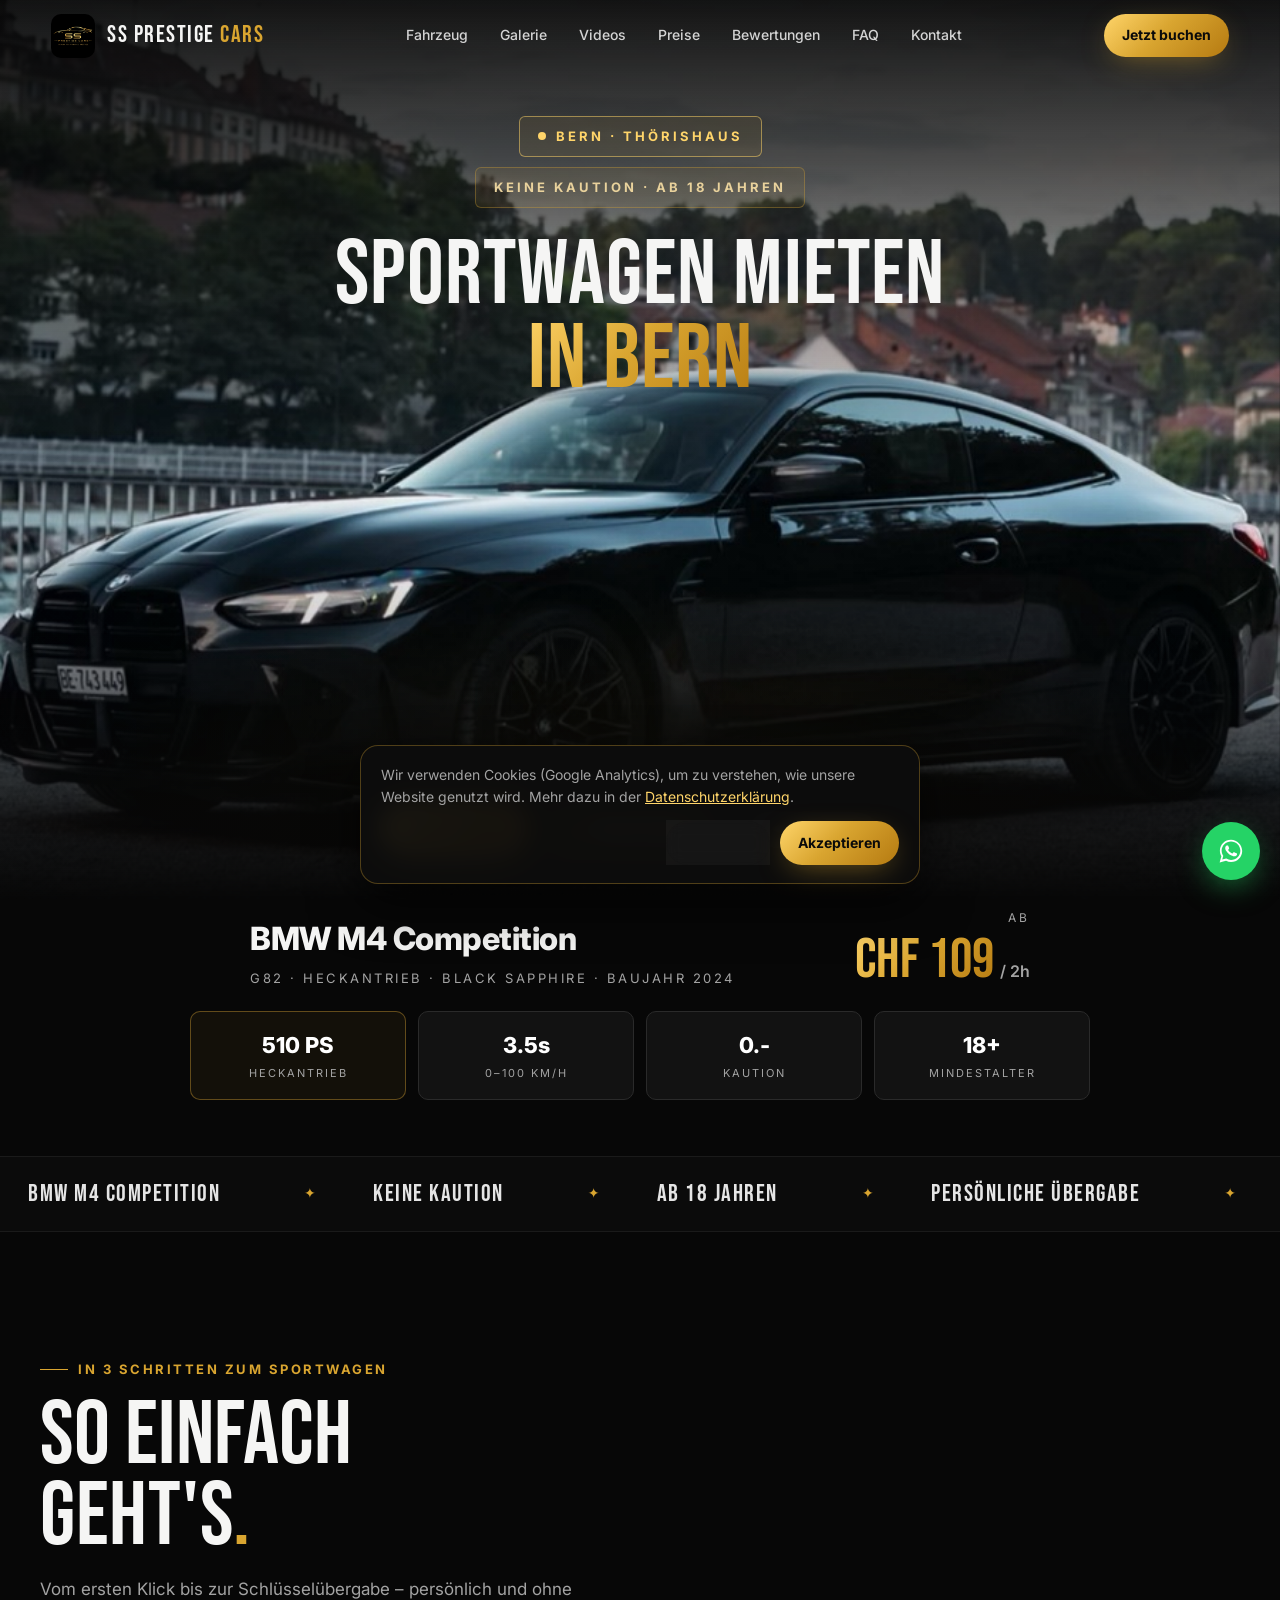
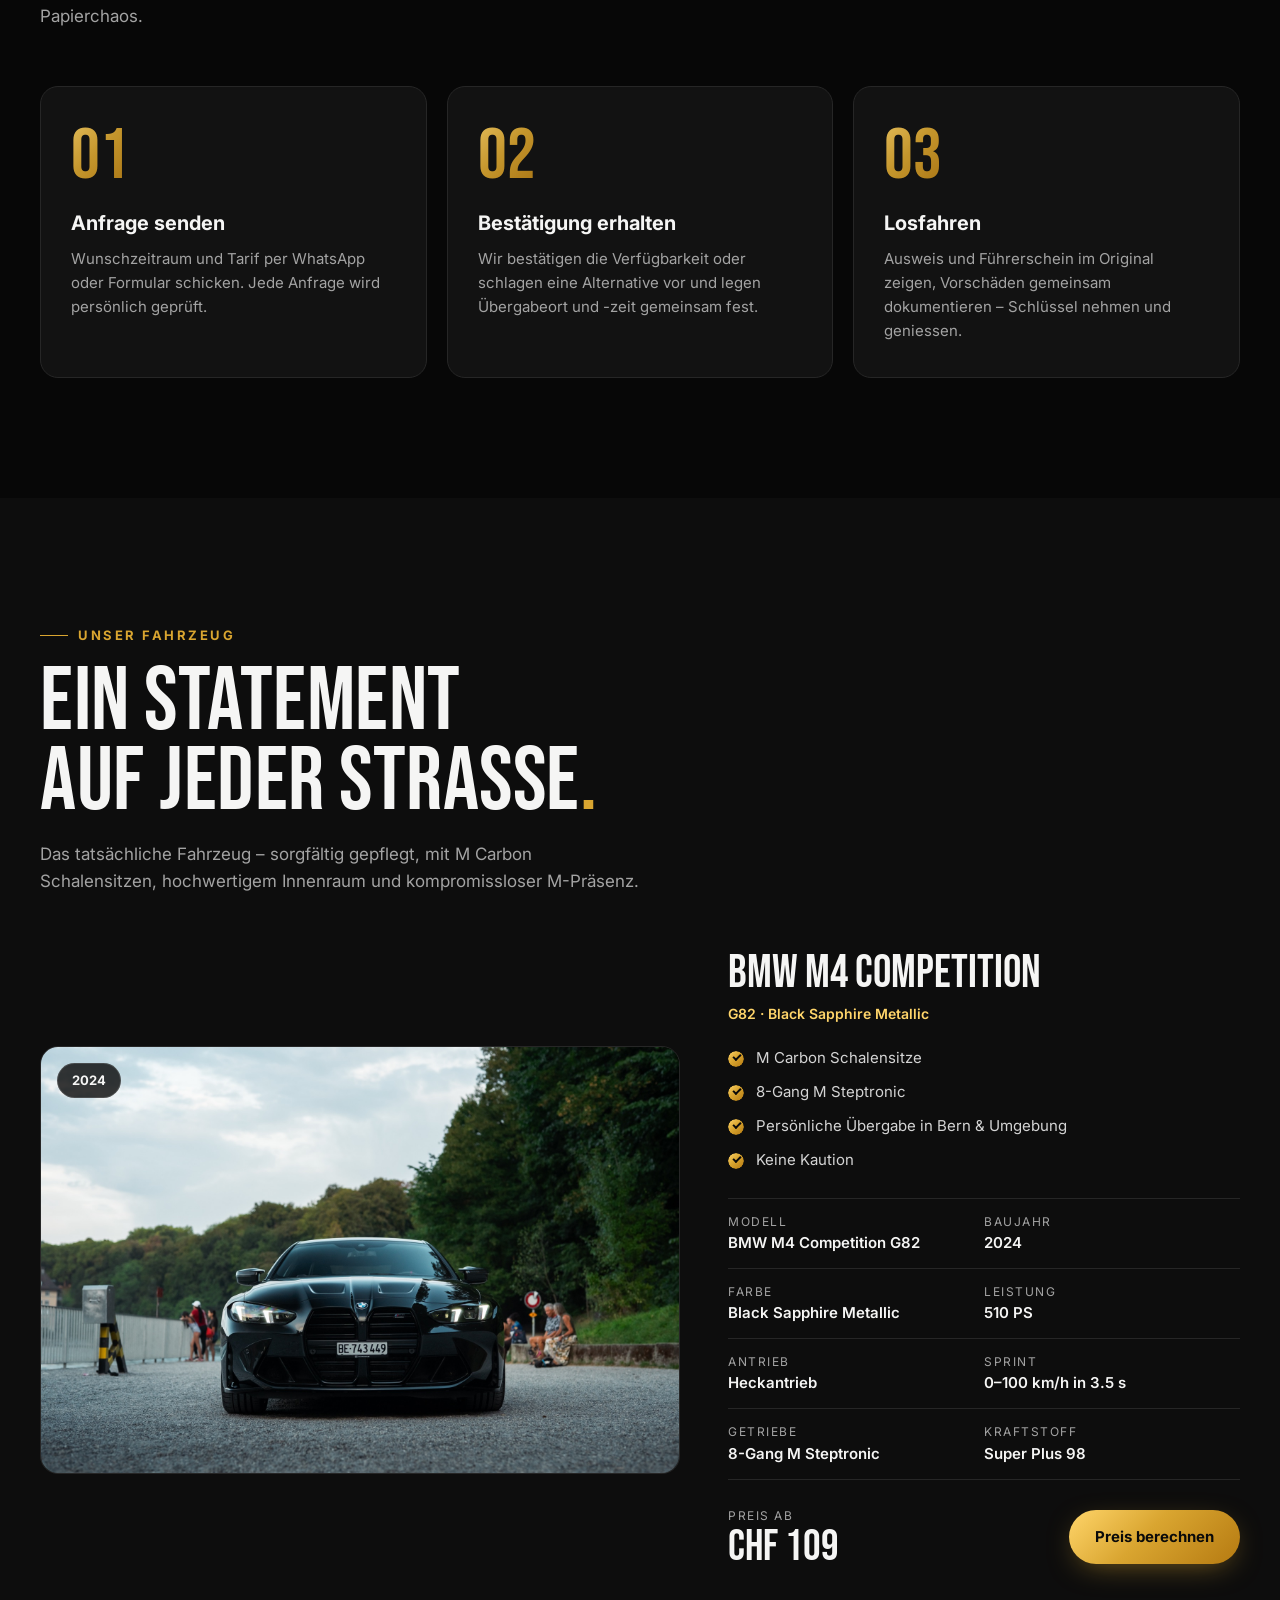
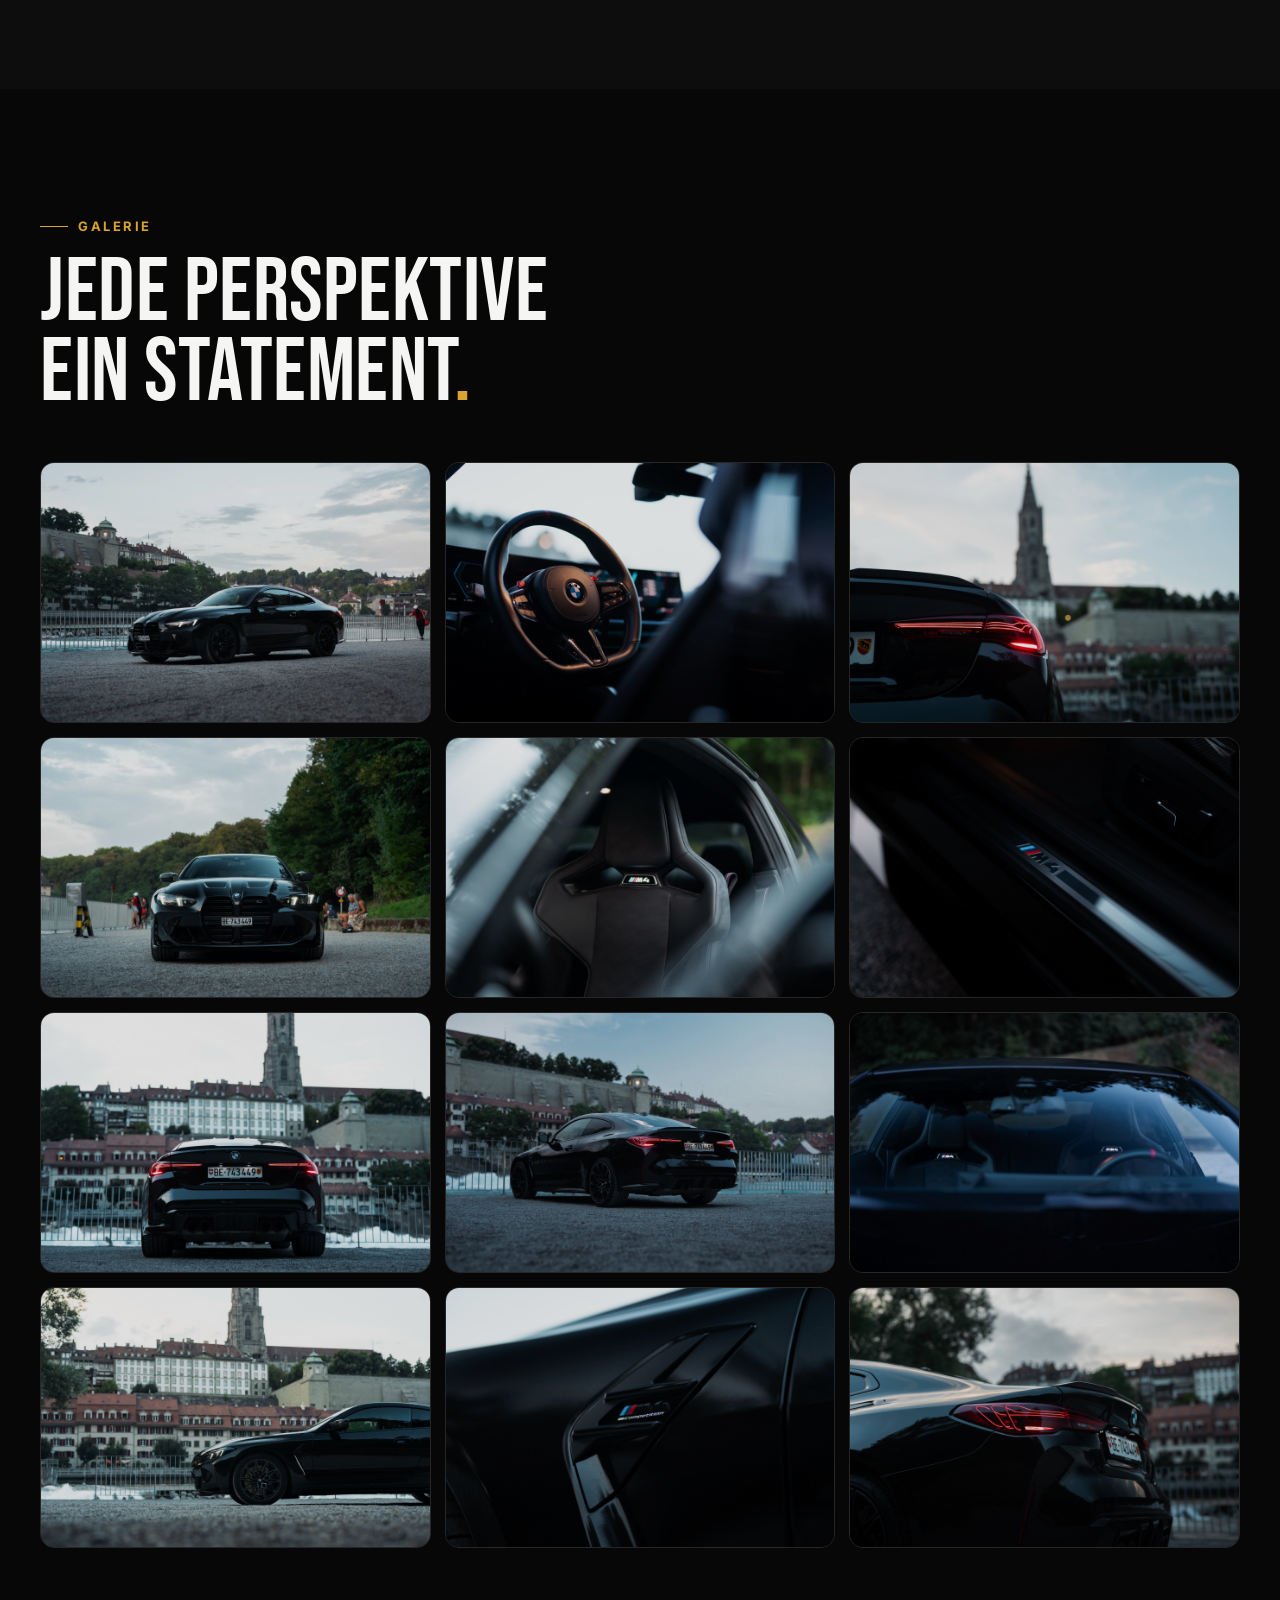
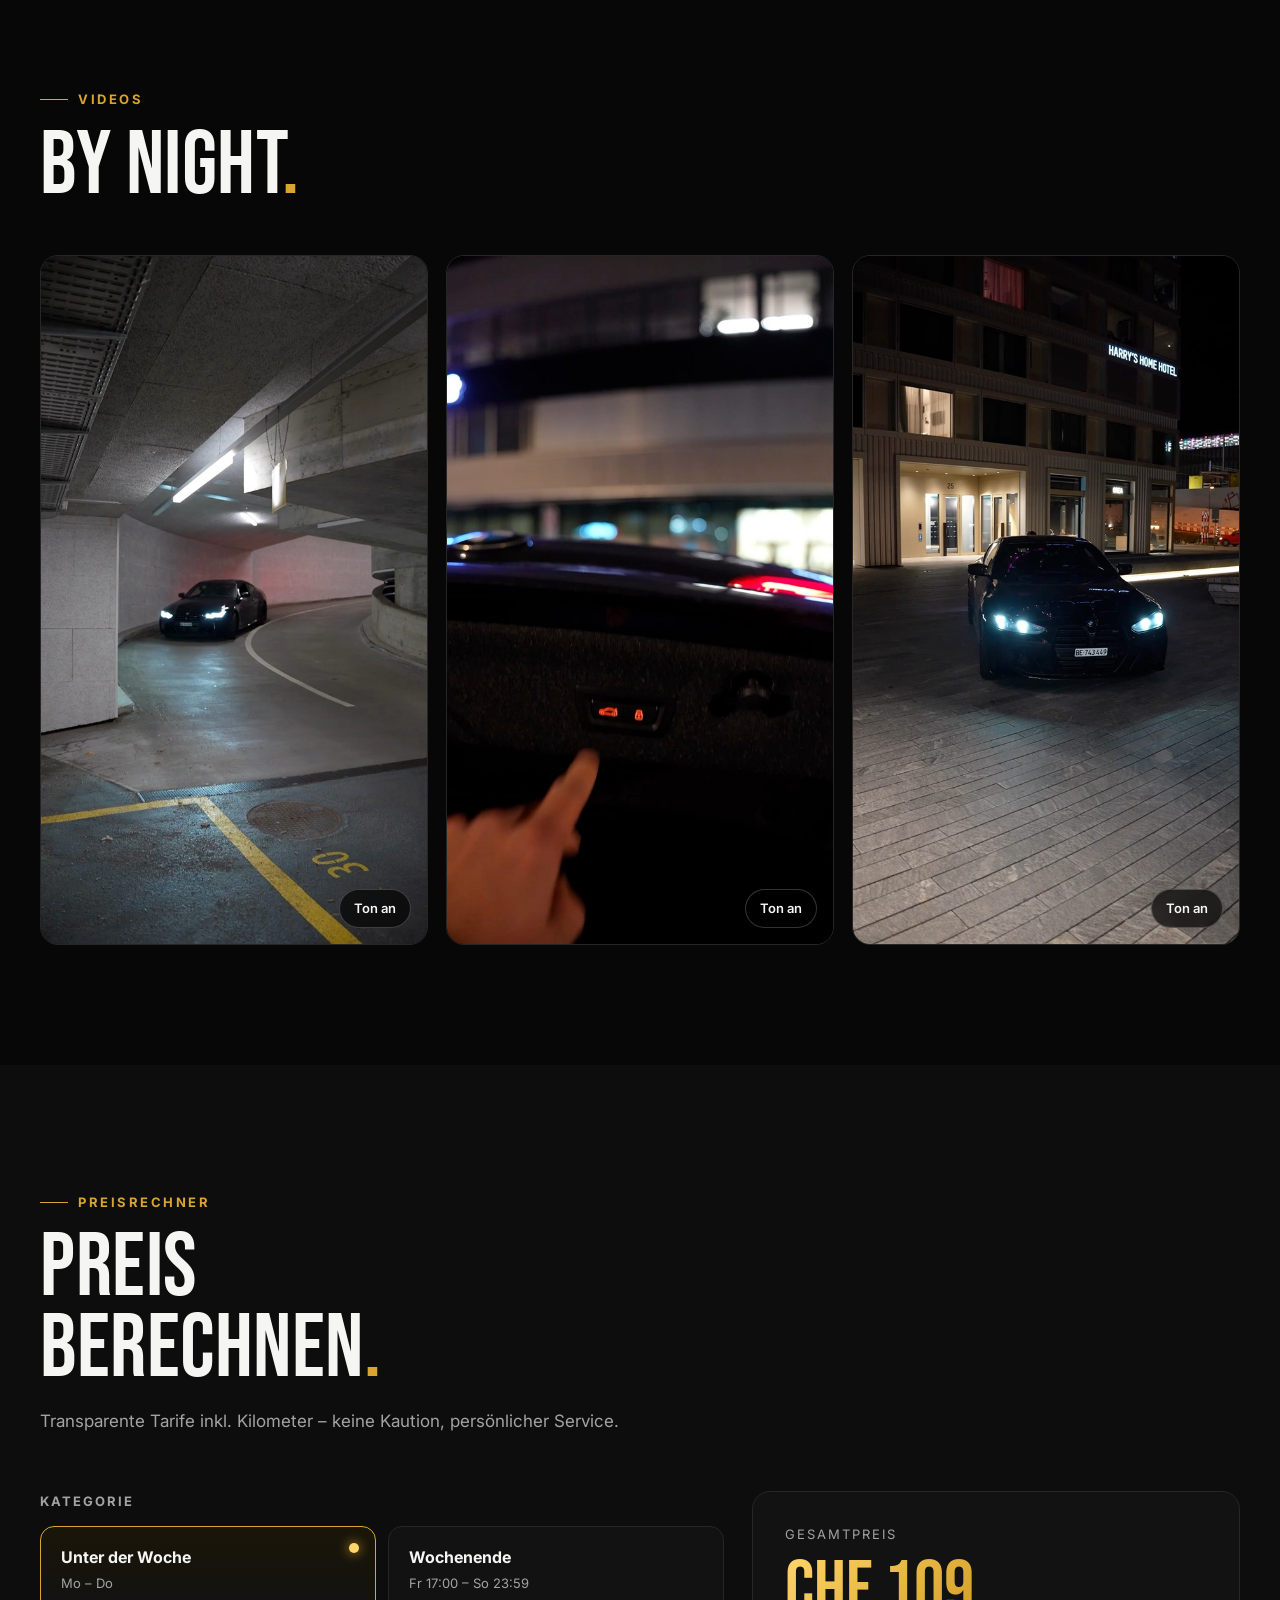
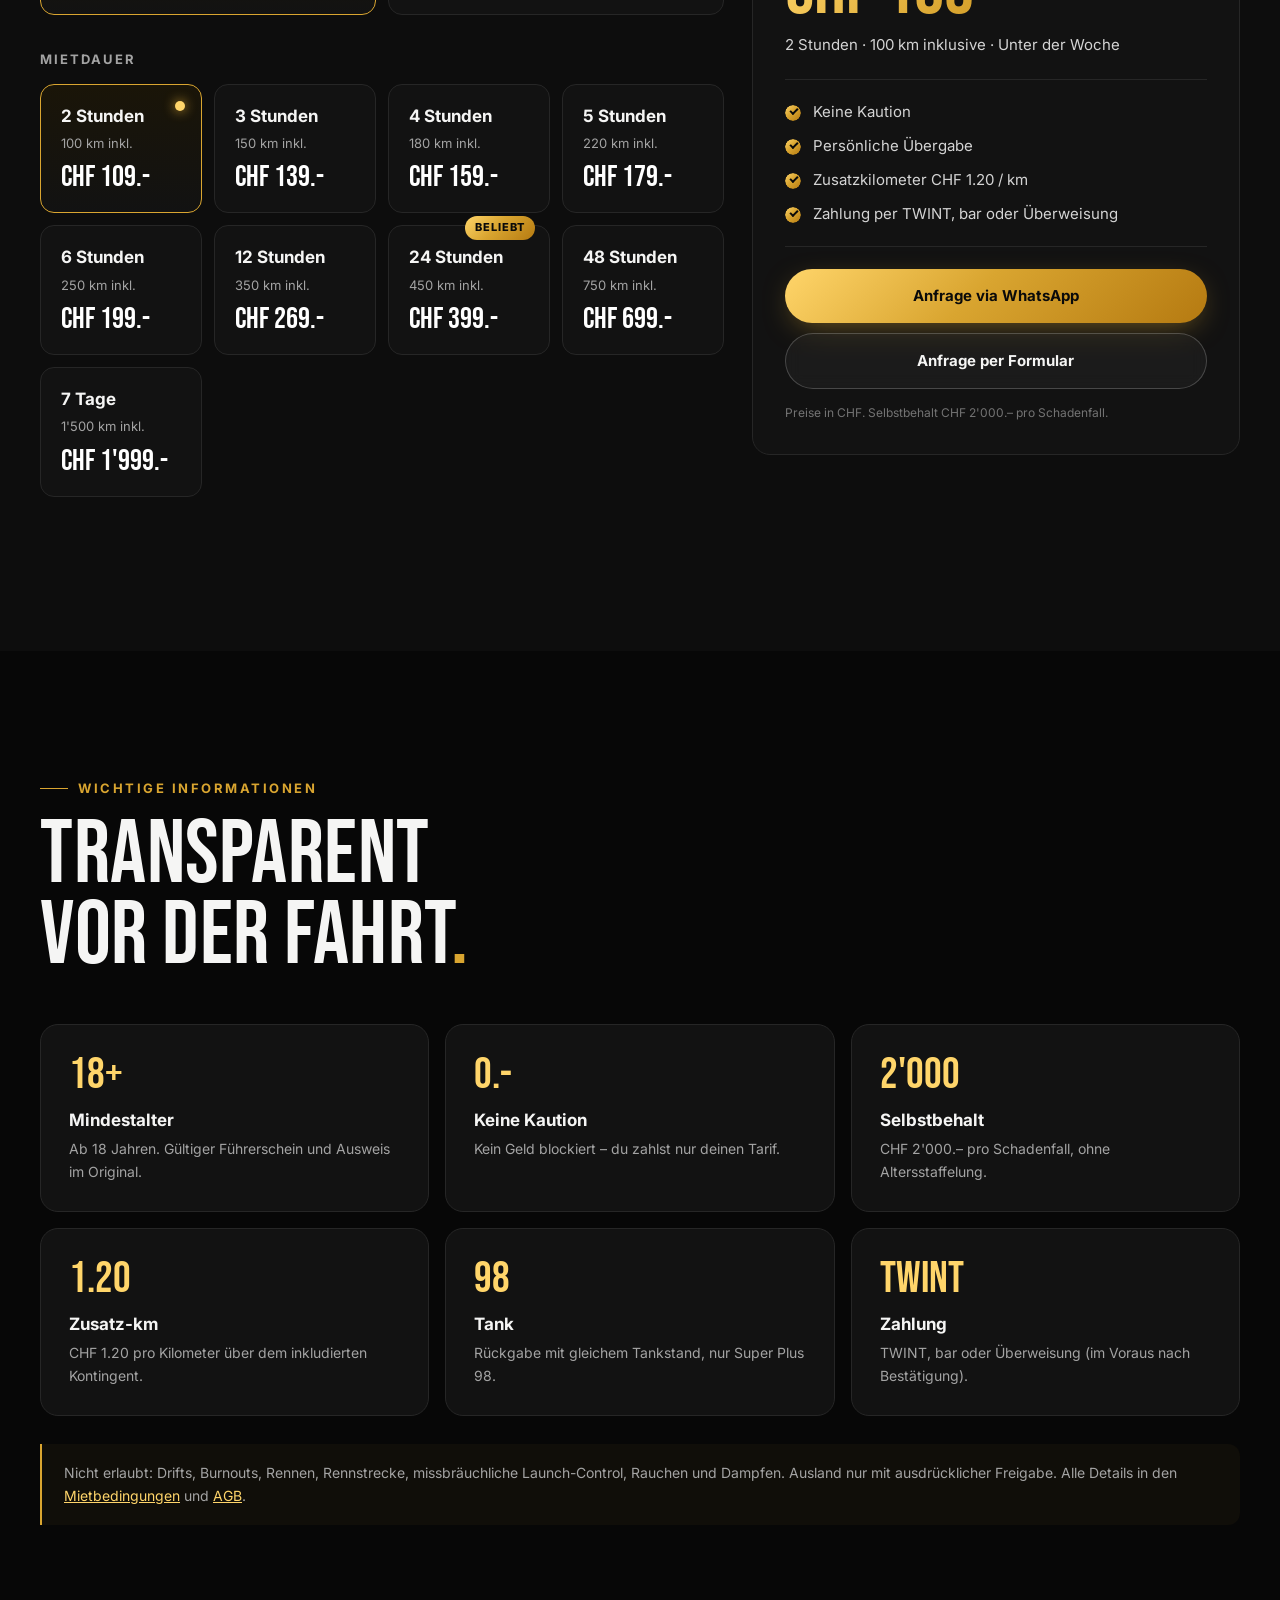
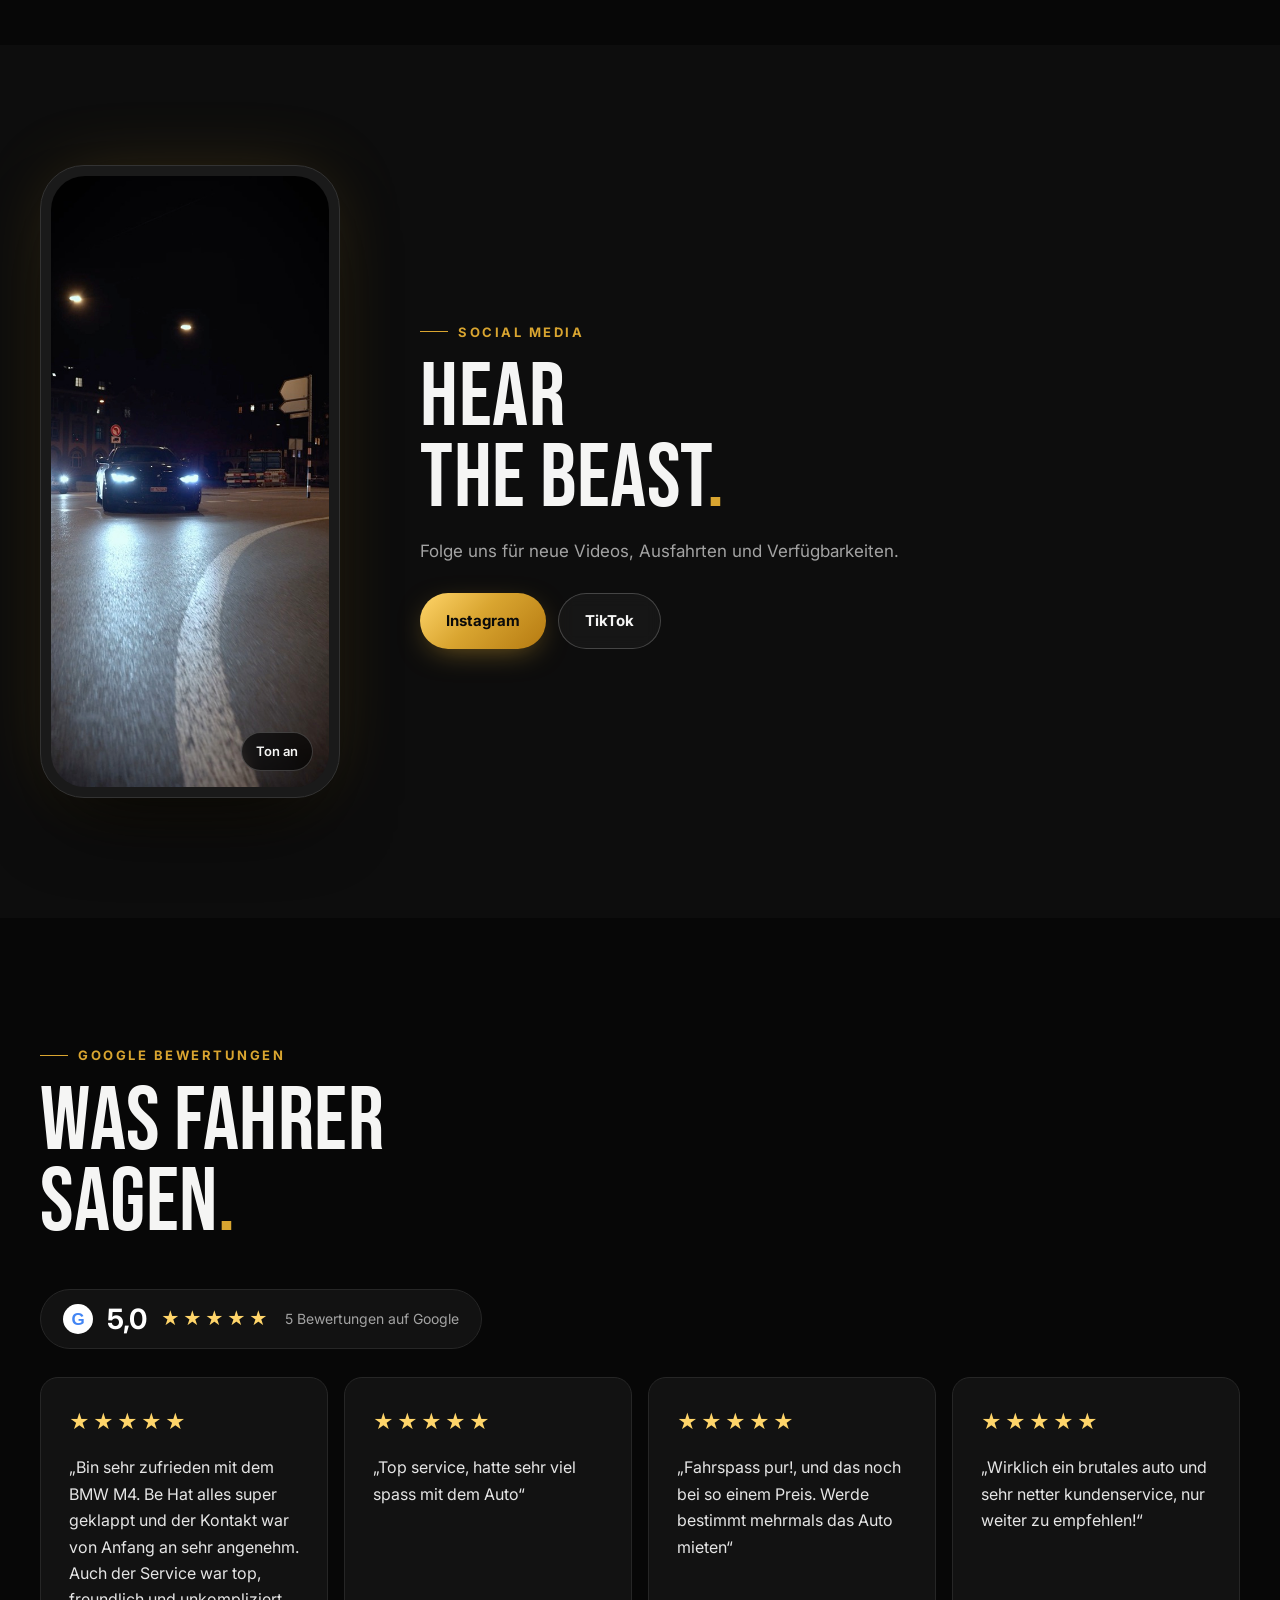
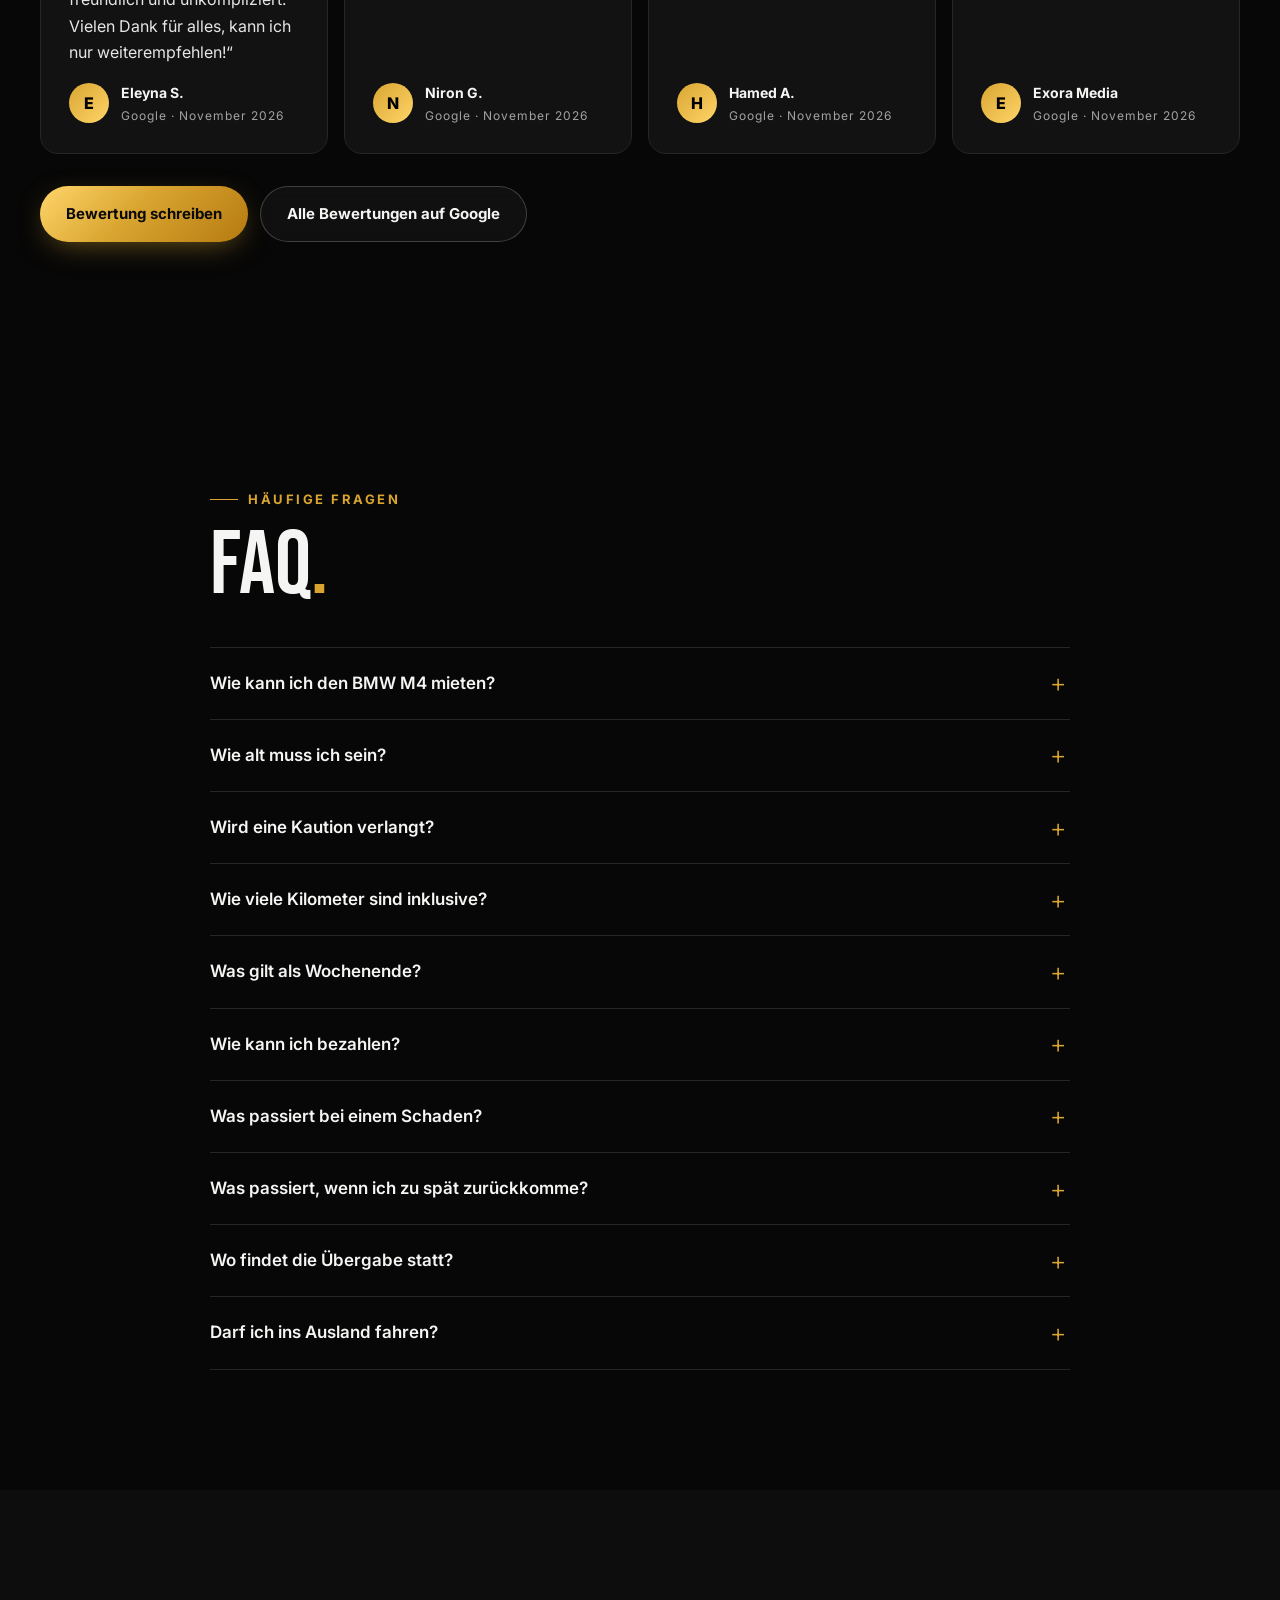
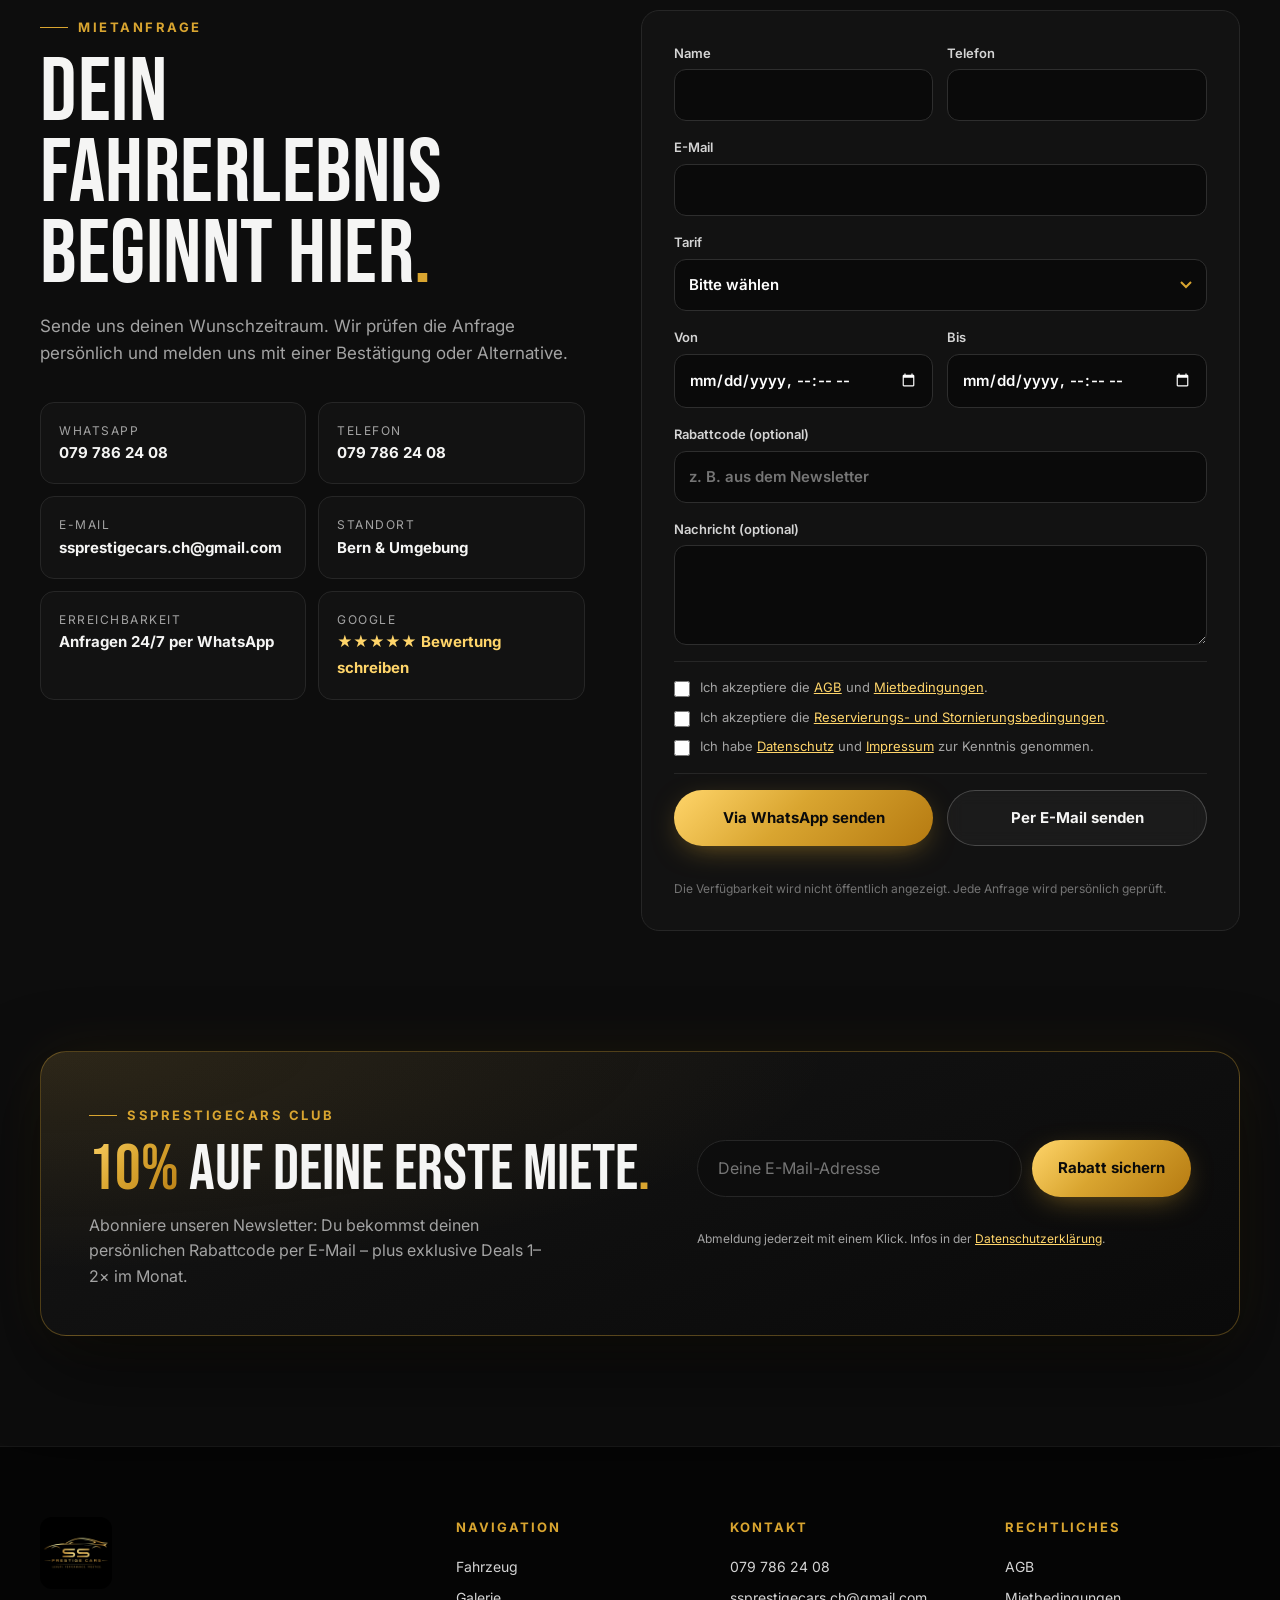
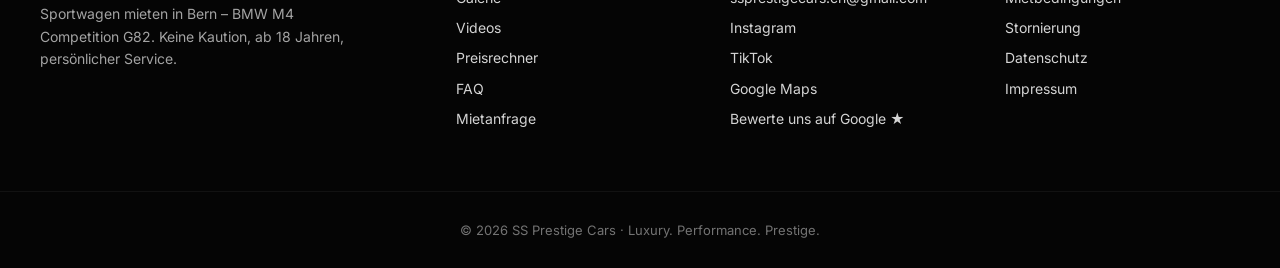
<file: index.html>
<!doctype html>
<html lang="de">
<head>
<meta charset="utf-8">
<meta name="viewport" content="width=device-width,initial-scale=1">
<title>SS Prestige Cars | Sportwagen mieten in Bern – BMW M4 Competition ab CHF 109.-</title>
<meta name="description" content="BMW M4 Competition G82 mieten in Bern und Umgebung. Keine Kaution, ab 18 Jahren, flexible Mietdauer ab 2 Stunden, persönliche Übergabe. Anfrage per WhatsApp.">
<meta property="og:title" content="SS Prestige Cars – Sportwagen mieten in Bern">
<meta property="og:description" content="BMW M4 Competition G82 ab CHF 109.- / 2h. Keine Kaution, ab 18 Jahren.">
<meta property="og:image" content="https://ssprestigecars.ch/assets/fotos/m4-1096.jpg">
<meta property="og:image:width" content="1800">
<meta property="og:image:height" content="1200">
<meta property="og:url" content="https://ssprestigecars.ch/">
<meta property="og:type" content="website">
<meta property="og:locale" content="de_CH">
<meta property="og:site_name" content="SS Prestige Cars">
<meta name="twitter:card" content="summary_large_image">
<link rel="canonical" href="https://ssprestigecars.ch/">
<meta name="theme-color" content="#070707">
<script type="application/ld+json">
{
  "@context": "https://schema.org",
  "@type": "AutoRental",
  "name": "SS Prestige Cars",
  "url": "https://ssprestigecars.ch/",
  "logo": "https://ssprestigecars.ch/assets/logo.png",
  "image": "https://ssprestigecars.ch/assets/fotos/m4-1096.jpg",
  "description": "BMW M4 Competition mieten in Bern und Umgebung – keine Kaution, ab 18 Jahren, ab 2 Stunden, persönliche Übergabe.",
  "telephone": "+41797862408",
  "email": "ssprestigecars.ch@gmail.com",
  "priceRange": "CHF 109 – 1999",
  "currenciesAccepted": "CHF",
  "paymentAccepted": "TWINT, Bargeld, Überweisung",
  "openingHours": "Mo-Su 00:00-23:59",
  "address": {
    "@type": "PostalAddress",
    "addressLocality": "Thörishaus",
    "postalCode": "3174",
    "addressRegion": "BE",
    "addressCountry": "CH"
  },
  "areaServed": ["Bern", "Köniz", "Thörishaus", "Thun", "Fribourg", "Biel/Bienne"],
  "hasMap": "https://maps.google.com/?cid=272221415630384323",
  "sameAs": [
    "https://maps.google.com/?cid=272221415630384323",
    "https://www.instagram.com/ssprestigecars.ch/",
    "https://www.tiktok.com/@ssprestigecars.ch"
  ],
  "makesOffer": {
    "@type": "Offer",
    "price": "109",
    "priceCurrency": "CHF",
    "description": "BMW M4 Competition – 2 Stunden inkl. 100 km",
    "itemOffered": {
      "@type": "Car",
      "name": "BMW M4 Competition G82",
      "vehicleModelDate": "2024",
      "color": "Black Sapphire Metallic"
    }
  }
}
</script>
<link rel="icon" href="assets/favicon.png">
<link rel="preconnect" href="https://fonts.googleapis.com">
<link rel="preconnect" href="https://fonts.gstatic.com" crossorigin>
<link href="https://fonts.googleapis.com/css2?family=Bebas+Neue&family=Inter:wght@400;500;600;700;800&display=swap" rel="stylesheet">
<link rel="stylesheet" href="style.css?v=20261119c">
</head>
<body>

<header class="nav" id="nav">
  <a class="brand" href="#top"><img src="assets/logo.png" alt="SS Prestige Cars Logo" width="44" height="44"><span>SS PRESTIGE <em>CARS</em></span></a>
  <nav class="links" id="links">
    <a href="#fahrzeug">Fahrzeug</a>
    <a href="#galerie">Galerie</a>
    <a href="#videos">Videos</a>
    <a href="#preise">Preise</a>
    <a href="#bewertungen" id="navRv" hidden>Bewertungen</a>
    <a href="#faq">FAQ</a>
    <a href="#kontakt">Kontakt</a>
    <a class="btn gold small mobile-only" href="#anfrage">Jetzt buchen</a>
  </nav>
  <a class="btn gold small desktop-only" href="#anfrage">Jetzt buchen</a>
  <button class="burger" id="burger" aria-label="Menü öffnen" aria-expanded="false"><span></span><span></span></button>
</header>

<main>
<!-- HERO -->
<section class="hero hero2 hero-photo" id="top">
  <div class="h2-stage">
    <picture>
      <source media="(max-width:820px)" srcset="assets/hero-hoch.jpg">
      <img class="h2-photo" src="assets/hero-seite.jpg" alt="BMW M4 Competition G82 an der Aare in Bern" width="2400" height="1600" fetchpriority="high">
    </picture>
    <div class="h2-shade" aria-hidden="true"></div>
    <div class="h2-top">
      <div class="h2-badges">
        <div class="h2-badge live"><span class="dot"></span> Bern · Thörishaus</div>
        <div class="h2-badge">Keine Kaution · Ab 18 Jahren</div>
      </div>
      <h1>SPORTWAGEN MIETEN<br><span class="gold-text">IN BERN</span></h1>
    </div>
    <div class="h2-cta">
      <a class="btn gold" href="#anfrage">Jetzt buchen</a>
      <button class="btn sound" id="soundBtn" type="button"><span class="eq"><i></i><i></i><i></i></span> Sound Check</button>
      <a class="btn ghost" href="#preise">Preis berechnen</a>
    </div>
  </div>
  <div class="h2-inner">
    <div class="h2-info">
      <div>
        <div class="h2-name">BMW M4 Competition</div>
        <div class="h2-sub">G82 · Heckantrieb · Black Sapphire · Baujahr 2024</div>
      </div>
      <div class="h2-price"><small>Ab</small><b class="gold-text">CHF 109</b><span>/ 2h</span></div>
    </div>
    <div class="h2-specs">
      <div><b>510 PS</b><span>Heckantrieb</span></div>
      <div><b>3.5s</b><span>0–100 km/h</span></div>
      <div><b>0.-</b><span>Kaution</span></div>
      <div><b>18+</b><span>Mindestalter</span></div>
    </div>
  </div>
</section>

<!-- TICKER -->
<div class="ticker" aria-hidden="true"><div class="track">
  <span>BMW M4 Competition</span><span>Keine Kaution</span><span>Ab 18 Jahren</span><span>Persönliche Übergabe</span><span>Ab 2 Stunden</span><span>TWINT · Bar · Überweisung</span><span>Bern &amp; Umgebung</span><span>M Carbon Schalensitze</span>
  <span>BMW M4 Competition</span><span>Keine Kaution</span><span>Ab 18 Jahren</span><span>Persönliche Übergabe</span><span>Ab 2 Stunden</span><span>TWINT · Bar · Überweisung</span><span>Bern &amp; Umgebung</span><span>M Carbon Schalensitze</span>
</div></div>

<!-- STEPS -->
<section class="section" id="ablauf">
  <div class="wrap">
    <div class="eyebrow">In 3 Schritten zum Sportwagen</div>
    <h2 class="title">SO EINFACH<br>GEHT'S<span class="g">.</span></h2>
    <p class="sub">Vom ersten Klick bis zur Schlüsselübergabe – persönlich und ohne Papierchaos.</p>
    <div class="steps">
      <article class="card step reveal"><span class="num">01</span><h3>Anfrage senden</h3><p>Wunschzeitraum und Tarif per WhatsApp oder Formular schicken. Jede Anfrage wird persönlich geprüft.</p></article>
      <article class="card step reveal"><span class="num">02</span><h3>Bestätigung erhalten</h3><p>Wir bestätigen die Verfügbarkeit oder schlagen eine Alternative vor und legen Übergabeort und -zeit gemeinsam fest.</p></article>
      <article class="card step reveal"><span class="num">03</span><h3>Losfahren</h3><p>Ausweis und Führerschein im Original zeigen, Vorschäden gemeinsam dokumentieren – Schlüssel nehmen und geniessen.</p></article>
    </div>
  </div>
</section>

<!-- FAHRZEUG -->
<section class="section dark" id="fahrzeug">
  <div class="wrap">
    <div class="eyebrow">Unser Fahrzeug</div>
    <h2 class="title">EIN STATEMENT<br>AUF JEDER STRASSE<span class="g">.</span></h2>
    <p class="sub">Das tatsächliche Fahrzeug – sorgfältig gepflegt, mit M Carbon Schalensitzen, hochwertigem Innenraum und kompromissloser M-Präsenz.</p>
    <div class="car">
      <div class="car-media reveal">
        <img src="assets/fotos/m4-1111.jpg" alt="BMW M4 Competition G82 in Black Sapphire Metallic, Frontansicht" loading="lazy">
        <span class="badge">2024</span>
      </div>
      <div class="car-info reveal">
        <h3 class="car-name">BMW M4 Competition</h3>
        <div class="car-sub">G82 · Black Sapphire Metallic</div>
        <ul class="feat">
          <li>M Carbon Schalensitze</li>
          <li>8-Gang M Steptronic</li>
          <li>Persönliche Übergabe in Bern &amp; Umgebung</li>
          <li>Keine Kaution</li>
        </ul>
        <dl class="specs">
          <div><dt>Modell</dt><dd>BMW M4 Competition G82</dd></div>
          <div><dt>Baujahr</dt><dd>2024</dd></div>
          <div><dt>Farbe</dt><dd>Black Sapphire Metallic</dd></div>
          <div><dt>Leistung</dt><dd>510 PS</dd></div>
          <div><dt>Antrieb</dt><dd>Heckantrieb</dd></div>
          <div><dt>Sprint</dt><dd>0–100 km/h in 3.5 s</dd></div>
          <div><dt>Getriebe</dt><dd>8-Gang M Steptronic</dd></div>
          <div><dt>Kraftstoff</dt><dd>Super Plus 98</dd></div>
        </dl>
        <div class="price-row">
          <div><span>Preis ab</span><b>CHF 109</b></div>
          <a class="btn gold" href="#preise">Preis berechnen</a>
        </div>
      </div>
    </div>
  </div>
</section>

<!-- GALERIE -->
<section class="section" id="galerie">
  <div class="wrap">
    <div class="eyebrow">Galerie</div>
    <h2 class="title">JEDE PERSPEKTIVE<br>EIN STATEMENT<span class="g">.</span></h2>
    <div class="gallery" id="gallery">
      <button class="g-item" data-src="assets/fotos/m4-1096.jpg"><img src="assets/fotos/m4-1096.jpg" alt="BMW M4 Competition Seitenansicht an der Aare in Bern" loading="lazy"></button>
      <button class="g-item" data-src="assets/fotos/m4-1111.jpg"><img src="assets/fotos/m4-1111.jpg" alt="BMW M4 Competition Frontansicht" loading="lazy"></button>
      <button class="g-item" data-src="assets/fotos/m4-1120.jpg"><img src="assets/fotos/m4-1120.jpg" alt="BMW M4 Competition Heck vor dem Berner Münster" loading="lazy"></button>
      <button class="g-item" data-src="assets/fotos/m4-1103.jpg"><img src="assets/fotos/m4-1103.jpg" alt="BMW M4 Seitenprofil vor der Berner Altstadt" loading="lazy"></button>
      <button class="g-item" data-src="assets/fotos/m4-1125.jpg"><img src="assets/fotos/m4-1125.jpg" alt="Cockpit und M Lenkrad des BMW M4" loading="lazy"></button>
      <button class="g-item" data-src="assets/fotos/m4-1104.jpg"><img src="assets/fotos/m4-1104.jpg" alt="M Carbon Schalensitz mit M4-Logo" loading="lazy"></button>
      <button class="g-item" data-src="assets/fotos/m4-1127.jpg"><img src="assets/fotos/m4-1127.jpg" alt="BMW M4 Dreiviertelansicht von hinten" loading="lazy"></button>
      <button class="g-item" data-src="assets/fotos/m4-1112.jpg"><img src="assets/fotos/m4-1112.jpg" alt="Competition-Emblem am Kotflügel" loading="lazy"></button>
      <button class="g-item" data-src="assets/fotos/m4-1123.jpg"><img src="assets/fotos/m4-1123.jpg" alt="Rückleuchte des BMW M4 mit Berner Münster" loading="lazy"></button>
      <button class="g-item" data-src="assets/fotos/m4-1129.jpg"><img src="assets/fotos/m4-1129.jpg" alt="Einstiegsleiste mit M4-Schriftzug" loading="lazy"></button>
      <button class="g-item" data-src="assets/fotos/m4-1130.jpg"><img src="assets/fotos/m4-1130.jpg" alt="Innenraum des BMW M4 durch die Frontscheibe" loading="lazy"></button>
      <button class="g-item" data-src="assets/fotos/m4-1132.jpg"><img src="assets/fotos/m4-1132.jpg" alt="Heckspoiler des BMW M4" loading="lazy"></button>
    </div>
  </div>
</section>

<!-- VIDEOS -->
<section class="section" id="videos">
  <div class="wrap">
    <div class="eyebrow">Videos</div>
    <h2 class="title">BY NIGHT<span class="g">.</span></h2>
    <div class="v-grid">
      <div class="v-card reveal"><video src="assets/reel-1.mp4" poster="assets/reel-1.jpg" muted loop playsinline webkit-playsinline preload="none" aria-label="BMW M4 fährt aus der Tiefgarage"></video><button class="reel-sound v-sound" type="button" aria-label="Ton einschalten">Ton an</button></div>
      <div class="v-card reveal"><video src="assets/reel-2.mp4" poster="assets/reel-2.jpg" muted loop playsinline webkit-playsinline preload="none" aria-label="Start-Knopf im BMW M4 bei Nacht"></video><button class="reel-sound v-sound" type="button" aria-label="Ton einschalten">Ton an</button></div>
      <div class="v-card reveal"><video src="assets/reel-3.mp4" poster="assets/reel-3.jpg" muted loop playsinline webkit-playsinline preload="none" aria-label="BMW M4 bei Nacht vor dem Hotel"></video><button class="reel-sound v-sound" type="button" aria-label="Ton einschalten">Ton an</button></div>
    </div>
  </div>
</section>

<!-- PREISRECHNER -->
<section class="section dark" id="preise">
  <div class="wrap">
    <div class="eyebrow">Preisrechner</div>
    <h2 class="title">PREIS<br>BERECHNEN<span class="g">.</span></h2>
    <p class="sub">Transparente Tarife inkl. Kilometer – keine Kaution, persönlicher Service.</p>
    <div class="calc">
      <div class="calc-left">
        <h3 class="calc-h">Kategorie</h3>
        <div class="seg" id="cat">
          <button class="opt active" data-cat="wd"><b>Unter der Woche</b><span>Mo – Do</span></button>
          <button class="opt" data-cat="we"><b>Wochenende</b><span>Fr 17:00 – So 23:59</span></button>
        </div>
        <h3 class="calc-h">Mietdauer</h3>
        <div class="durs" id="durs"></div>
      </div>
      <div class="calc-right card">
        <div class="tot-label">Gesamtpreis</div>
        <div class="tot" id="tot">CHF 109</div>
        <div class="tot-sub" id="totSub">2 Stunden · 100 km inklusive</div>
        <ul class="incl">
          <li>Keine Kaution</li>
          <li>Persönliche Übergabe</li>
          <li>Zusatzkilometer CHF 1.20 / km</li>
          <li>Zahlung per TWINT, bar oder Überweisung</li>
        </ul>
        <a class="btn gold full" id="calcWa" href="#" target="_blank" rel="noopener">Anfrage via WhatsApp</a>
        <a class="btn ghost full" id="calcForm" href="#anfrage">Anfrage per Formular</a>
        <p class="fine">Preise in CHF. Selbstbehalt CHF 2'000.– pro Schadenfall.</p>
      </div>
    </div>
  </div>
</section>

<!-- INFOS -->
<section class="section" id="infos">
  <div class="wrap">
    <div class="eyebrow">Wichtige Informationen</div>
    <h2 class="title">TRANSPARENT<br>VOR DER FAHRT<span class="g">.</span></h2>
    <div class="infos">
      <article class="card info reveal"><b>18+</b><h3>Mindestalter</h3><p>Ab 18 Jahren. Gültiger Führerschein und Ausweis im Original.</p></article>
      <article class="card info reveal"><b>0.-</b><h3>Keine Kaution</h3><p>Kein Geld blockiert – du zahlst nur deinen Tarif.</p></article>
      <article class="card info reveal"><b>2'000</b><h3>Selbstbehalt</h3><p>CHF 2'000.– pro Schadenfall, ohne Altersstaffelung.</p></article>
      <article class="card info reveal"><b>1.20</b><h3>Zusatz-km</h3><p>CHF 1.20 pro Kilometer über dem inkludierten Kontingent.</p></article>
      <article class="card info reveal"><b>98</b><h3>Tank</h3><p>Rückgabe mit gleichem Tankstand, nur Super Plus 98.</p></article>
      <article class="card info reveal"><b>TWINT</b><h3>Zahlung</h3><p>TWINT, bar oder Überweisung (im Voraus nach Bestätigung).</p></article>
    </div>
    <p class="note">Nicht erlaubt: Drifts, Burnouts, Rennen, Rennstrecke, missbräuchliche Launch-Control, Rauchen und Dampfen. Ausland nur mit ausdrücklicher Freigabe. Alle Details in den <a href="mietbedingungen.html">Mietbedingungen</a> und <a href="agb.html">AGB</a>.</p>
  </div>
</section>

<!-- SOCIAL -->
<section class="section dark" id="social">
  <div class="wrap social">
    <div class="phone reveal">
      <video id="reel" src="assets/m4-nacht.mp4" poster="assets/m4-nacht.jpg" muted loop playsinline webkit-playsinline preload="none"></video>
      <button class="reel-sound" id="reelSound" type="button" aria-label="Ton einschalten">Ton an</button>
    </div>
    <div class="social-text">
      <div class="eyebrow">Social Media</div>
      <h2 class="title">HEAR<br>THE BEAST<span class="g">.</span></h2>
      <p class="sub">Folge uns für neue Videos, Ausfahrten und Verfügbarkeiten.</p>
      <div class="social-btns">
        <a class="btn gold" href="https://www.instagram.com/ssprestigecars.ch/" target="_blank" rel="noopener">Instagram</a>
        <a class="btn ghost" href="https://www.tiktok.com/@ssprestigecars.ch" target="_blank" rel="noopener">TikTok</a>
      </div>
    </div>
  </div>
</section>

<!-- BEWERTUNGEN: Die Bewertungen stehen in app.js in der Liste BEWERTUNGEN (dazu GOOGLE_SCHNITT/GOOGLE_ANZAHL).
     Der Bereich bleibt unsichtbar, solange die Liste leer ist (nur echte Google-Bewertungen, wörtlich). -->
<section class="section" id="bewertungen" hidden>
  <div class="wrap">
    <div class="eyebrow">Google Bewertungen</div>
    <h2 class="title">WAS FAHRER<br>SAGEN<span class="g">.</span></h2>
    <div class="rv-summary" id="rvSummary" hidden>
      <span class="rv-g" aria-hidden="true">G</span>
      <b id="rvAvg"></b>
      <span class="rv-stars" id="rvAvgStars"></span>
      <span class="rv-count" id="rvCount"></span>
    </div>
    <div class="reviews" id="reviews"></div>
    <div class="rv-dots" id="rvDots"></div>
    <div class="rv-btns">
      <a class="btn gold" href="https://g.page/r/CcMs52rvH8cDEBM/review" target="_blank" rel="noopener">Bewertung schreiben</a>
      <a class="btn ghost" href="https://maps.google.com/?cid=272221415630384323" target="_blank" rel="noopener">Alle Bewertungen auf Google</a>
    </div>
  </div>
</section>

<!-- FAQ -->
<section class="section" id="faq">
  <div class="wrap narrow">
    <div class="eyebrow">Häufige Fragen</div>
    <h2 class="title">FAQ<span class="g">.</span></h2>
    <div class="faq">
      <details><summary>Wie kann ich den BMW M4 mieten?</summary><p>Am schnellsten per WhatsApp oder über das Anfrageformular. Schick uns deinen Wunschzeitraum und Tarif – wir prüfen die Anfrage persönlich und melden uns mit einer Bestätigung oder Alternative.</p></details>
      <details><summary>Wie alt muss ich sein?</summary><p>Du musst mindestens 18 Jahre alt sein und einen gültigen Führerschein sowie einen Ausweis im Original vorweisen.</p></details>
      <details><summary>Wird eine Kaution verlangt?</summary><p>Nein. Bei SS Prestige Cars gibt es keine Kaution.</p></details>
      <details><summary>Wie viele Kilometer sind inklusive?</summary><p>Das hängt vom Tarif ab – von 100 km (2 Stunden) bis 1'500 km (7 Tage). Zusätzliche Kilometer kosten CHF 1.20 pro km und werden bei der Rückgabe abgerechnet.</p></details>
      <details><summary>Was gilt als Wochenende?</summary><p>Der Wochenendtarif gilt von Freitag 17:00 bis Sonntag 23:59. Montag bis Donnerstag gilt der Tarif unter der Woche.</p></details>
      <details><summary>Wie kann ich bezahlen?</summary><p>Per TWINT, bar oder Banküberweisung. Eine Überweisung erfolgt im Voraus nach der Bestätigung.</p></details>
      <details><summary>Was passiert bei einem Schaden?</summary><p>Pro Schadenfall gilt ein Selbstbehalt von CHF 2'000.–. Nicht versicherte Schäden können dem Verursacher voll belastet werden. Vorschäden werden bei der Übergabe gemeinsam dokumentiert.</p></details>
      <details><summary>Was passiert, wenn ich zu spät zurückkomme?</summary><p>Bis 10 Min. gilt Kulanz (CHF 0). Danach 11–30 Min. CHF 40, 31–60 Min. CHF 60, ab 61 Min. zusätzlich CHF 60 je angefangene Stunde.</p></details>
      <details><summary>Wo findet die Übergabe statt?</summary><p>In Bern und Umgebung, nach Terminvereinbarung. Der genaue Übergabeort wird bei der Bestätigung festgelegt.</p></details>
      <details><summary>Darf ich ins Ausland fahren?</summary><p>Nur mit ausdrücklicher Freigabe durch SS Prestige Cars.</p></details>
    </div>
  </div>
</section>

<!-- ANFRAGE -->
<section class="section dark" id="anfrage">
  <div class="wrap request">
    <div class="req-text" id="kontakt">
      <div class="eyebrow">Mietanfrage</div>
      <h2 class="title">DEIN<br>FAHRERLEBNIS<br>BEGINNT HIER<span class="g">.</span></h2>
      <p class="sub">Sende uns deinen Wunschzeitraum. Wir prüfen die Anfrage persönlich und melden uns mit einer Bestätigung oder Alternative.</p>
      <div class="contact">
        <a class="c-item" href="https://wa.me/41797862408?text=Hallo%20SS%20Prestige%20Cars%2C%20ich%20interessiere%20mich%20f%C3%BCr%20eine%20Miete." target="_blank" rel="noopener"><span>WhatsApp</span><b>079 786 24 08</b></a>
        <a class="c-item" href="tel:+41797862408"><span>Telefon</span><b>079 786 24 08</b></a>
        <a class="c-item" href="mailto:ssprestigecars.ch@gmail.com"><span>E-Mail</span><b>ssprestigecars.ch@gmail.com</b></a>
        <a class="c-item" href="https://maps.google.com/?cid=272221415630384323" target="_blank" rel="noopener"><span>Standort</span><b>Bern &amp; Umgebung</b></a>
        <div class="c-item"><span>Erreichbarkeit</span><b>Anfragen 24/7 per WhatsApp</b></div>
        <a class="c-item c-review" href="https://g.page/r/CcMs52rvH8cDEBM/review" target="_blank" rel="noopener"><span>Google</span><b>★★★★★ Bewertung schreiben</b></a>
      </div>
    </div>
    <form class="card form" id="form" novalidate>
      <div class="row2">
        <label>Name<input id="fName" required autocomplete="name"></label>
        <label>Telefon<input id="fPhone" type="tel" required autocomplete="tel"></label>
      </div>
      <label>E-Mail<input id="fMail" type="email" required autocomplete="email"></label>
      <label>Tarif<select id="fTarif" required></select></label>
      <div class="row2">
        <label>Von<input id="fFrom" type="datetime-local" required></label>
        <label>Bis<input id="fTo" type="datetime-local" required></label>
      </div>
      <label>Rabattcode (optional)<input id="fCode" autocomplete="off" autocapitalize="characters" placeholder="z. B. aus dem Newsletter"></label>
      <label>Nachricht (optional)<textarea id="fMsg" rows="3"></textarea></label>
      <div class="checks">
        <label class="chk"><input type="checkbox" class="legal"> <span>Ich akzeptiere die <a href="agb.html" target="_blank">AGB</a> und <a href="mietbedingungen.html" target="_blank">Mietbedingungen</a>.</span></label>
        <label class="chk"><input type="checkbox" class="legal"> <span>Ich akzeptiere die <a href="stornierung.html" target="_blank">Reservierungs- und Stornierungsbedingungen</a>.</span></label>
        <label class="chk"><input type="checkbox" class="legal"> <span>Ich habe <a href="datenschutz.html" target="_blank">Datenschutz</a> und <a href="impressum.html" target="_blank">Impressum</a> zur Kenntnis genommen.</span></label>
      </div>
      <div class="row2 btns">
        <button class="btn gold full" type="button" id="sendWa">Via WhatsApp senden</button>
        <button class="btn ghost full" type="button" id="sendMail">Per E-Mail senden</button>
      </div>
      <p class="status" id="status" role="status"></p>
      <p class="fine">Die Verfügbarkeit wird nicht öffentlich angezeigt. Jede Anfrage wird persönlich geprüft.</p>
    </form>
  </div>
</section>
<section class="nl-band" id="club">
  <div class="wrap">
    <div class="nlb-card reveal">
      <div class="nlb-text">
        <div class="eyebrow">SSPRESTIGECARS Club</div>
        <h2 class="nlb-title"><span>10%</span> auf deine erste Miete<span class="g">.</span></h2>
        <p>Abonniere unseren Newsletter: Du bekommst deinen persönlichen Rabattcode per E-Mail – plus exklusive Deals 1–2× im Monat.</p>
      </div>
      <div class="nlb-side">
        <form id="nlbForm" novalidate>
          <input name="website" class="nlb-hp" tabindex="-1" autocomplete="off" aria-hidden="true">
          <input type="email" required autocomplete="email" placeholder="Deine E-Mail-Adresse" aria-label="E-Mail-Adresse">
          <button class="btn gold" type="submit">Rabatt sichern</button>
        </form>
        <p class="nl-status" role="status"></p>
        <p class="nl-fine">Abmeldung jederzeit mit einem Klick. Infos in der <a href="datenschutz.html">Datenschutzerklärung</a>.</p>
        <div class="nlb-done" hidden><b>Check dein Postfach ✓</b><span>Bestätige deine Adresse mit einem Klick – danach kommt dein 10%-Code. Nichts da? Schau im Ordner Werbung oder Spam nach.</span></div>
        <div class="nlb-member" hidden><b>Du bist im Club ✓</b><span>Deine Deals kommen per E-Mail. Deinen 10%-Code findest du in der Willkommens-Mail.</span></div>
      </div>
    </div>
  </div>
</section>
</main>

<footer class="footer">
  <div class="wrap foot">
    <div class="f-brand">
      <img src="assets/logo.png" alt="SS Prestige Cars" width="72" height="72">
      <p>Sportwagen mieten in Bern – BMW M4 Competition G82. Keine Kaution, ab 18 Jahren, persönlicher Service.</p>
    </div>
    <div>
      <h4>Navigation</h4>
      <a href="#fahrzeug">Fahrzeug</a><a href="#galerie">Galerie</a><a href="#videos">Videos</a><a href="#preise">Preisrechner</a><a href="#faq">FAQ</a><a href="#anfrage">Mietanfrage</a>
    </div>
    <div>
      <h4>Kontakt</h4>
      <a href="tel:+41797862408">079 786 24 08</a><a href="mailto:ssprestigecars.ch@gmail.com">ssprestigecars.ch@gmail.com</a>
      <a href="https://www.instagram.com/ssprestigecars.ch/" target="_blank" rel="noopener">Instagram</a><a href="https://www.tiktok.com/@ssprestigecars.ch" target="_blank" rel="noopener">TikTok</a>
      <a href="https://maps.google.com/?cid=272221415630384323" target="_blank" rel="noopener">Google Maps</a><a href="https://g.page/r/CcMs52rvH8cDEBM/review" target="_blank" rel="noopener">Bewerte uns auf Google ★</a>
    </div>
    <div>
      <h4>Rechtliches</h4>
      <a href="agb.html">AGB</a><a href="mietbedingungen.html">Mietbedingungen</a><a href="stornierung.html">Stornierung</a><a href="datenschutz.html">Datenschutz</a><a href="impressum.html">Impressum</a>
    </div>
  </div>
  <div class="copy">© 2026 SS Prestige Cars · Luxury. Performance. Prestige.</div>
</footer>

<a class="m-book" id="mBook" href="#anfrage">Jetzt buchen <span>ab CHF 109</span></a>
<a class="wa-float" href="https://wa.me/41797862408?text=Hallo%20SS%20Prestige%20Cars%2C%20ich%20interessiere%20mich%20f%C3%BCr%20eine%20Miete." target="_blank" rel="noopener" aria-label="WhatsApp">
  <svg viewBox="0 0 32 32" width="28" height="28" fill="#fff"><path d="M16 3C9 3 3.3 8.6 3.3 15.6c0 2.2.6 4.4 1.7 6.3L3 29l7.3-1.9c1.8 1 3.8 1.5 5.8 1.5 7 0 12.7-5.7 12.7-12.6S23 3 16 3zm0 23.2c-1.9 0-3.7-.5-5.3-1.5l-.4-.2-4.3 1.1 1.2-4.2-.3-.4c-1.1-1.7-1.6-3.6-1.6-5.5C5.3 9.8 10.1 5 16 5s10.7 4.8 10.7 10.6S21.9 26.2 16 26.2zm5.9-7.9c-.3-.2-1.9-.9-2.2-1-.3-.1-.5-.2-.7.2-.2.3-.8 1-1 1.2-.2.2-.4.2-.7.1-.3-.2-1.4-.5-2.6-1.6-1-.9-1.6-1.9-1.8-2.2-.2-.3 0-.5.1-.7l.5-.6c.2-.2.2-.3.3-.6.1-.2.1-.4 0-.6l-1-2.4c-.3-.6-.5-.5-.7-.5h-.6c-.2 0-.6.1-.9.4-.3.3-1.2 1.1-1.2 2.8 0 1.6 1.2 3.2 1.4 3.4.2.2 2.4 3.6 5.7 5 .8.3 1.4.5 1.9.7.8.3 1.5.2 2.1.1.6-.1 1.9-.8 2.2-1.5.3-.7.3-1.4.2-1.5-.1-.2-.3-.3-.7-.4z"/></svg>
</a>

<dialog class="modal" id="lightbox"><button class="x" data-close aria-label="Schliessen">×</button><img id="lbImg" alt=""></dialog>
<dialog class="modal video" id="soundModal"><button class="x" data-close aria-label="Schliessen">×</button><video id="soundVideo" src="assets/CA333E3C-2557-44D6-88B8-CCC1BAD08603.mp4" playsinline webkit-playsinline controls preload="none"></video><audio id="soundAudio" src="assets/auspuff-sound.mp3" preload="none"></audio></dialog>

<dialog class="modal nl-modal" id="nlModal" aria-labelledby="nlTitle">
  <button class="x" data-close aria-label="Schliessen">×</button>
  <div class="nl-card">
    <div class="nl-step" id="nlForm">
      <div class="nl-eyebrow">SSPRESTIGECARS Club</div>
      <h2 id="nlTitle"><span>10%</span> auf deine erste Miete</h2>
      <p>Trag dich in unseren Newsletter ein und erhalte deinen Rabattcode sofort per E-Mail – plus exklusive Deals 1–2× im Monat.</p>
      <form id="nlSubmit" novalidate>
        <input id="nlHp" name="website" tabindex="-1" autocomplete="off" aria-hidden="true" style="position:absolute;left:-9999px;width:1px;height:1px">
        <input id="nlMail" type="email" required autocomplete="email" placeholder="Deine E-Mail-Adresse" aria-label="E-Mail-Adresse">
        <button class="btn gold" type="submit">Rabatt sichern</button>
      </form>
      <p class="nl-status" id="nlStatus" role="status"></p>
      <p class="nl-fine">Abmeldung jederzeit mit einem Klick. Infos in der <a href="datenschutz.html">Datenschutzerklärung</a>.</p>
      <button class="nl-no" type="button" data-close>Nein danke</button>
    </div>
    <div class="nl-step" id="nlDone" hidden>
      <div class="nl-eyebrow">Fast geschafft</div>
      <h2>Check dein <span>Postfach</span></h2>
      <p>Wir haben dir eine E-Mail geschickt. Bestätige deine Adresse mit einem Klick – danach kommt dein 10%-Code direkt zu dir.</p>
      <p class="nl-fine">Nichts da? Schau im Ordner <b>Werbung</b> oder <b>Spam</b> nach.</p>
      <button class="btn gold" type="button" data-close>Alles klar</button>
    </div>
    <div class="nl-step" id="nlOk" hidden>
      <div class="nl-eyebrow">Willkommen im Club</div>
      <h2>Anmeldung <span>bestätigt</span></h2>
      <p>Danke! Dein 10%-Gutschein ist unterwegs und kommt in etwa <b>1 Minute</b> per E-Mail – mit Code und QR-Code für die Abholung.</p>
      <p class="nl-fine" style="margin-bottom:18px">Nichts da? Schau im Ordner <b>Werbung</b> oder <b>Spam</b> nach.</p>
      <button class="btn gold" type="button" data-close>Alles klar</button>
    </div>
  </div>
</dialog>
<div class="cookie-banner" id="cookieBanner" role="dialog" aria-label="Cookie-Hinweis">
  <p>Wir verwenden Cookies (Google Analytics), um zu verstehen, wie unsere Website genutzt wird. Mehr dazu in der <a href="datenschutz.html">Datenschutzerklärung</a>.</p>
  <div class="cookie-btns"><button class="btn ghost" type="button" data-cookie="decline">Ablehnen</button><button class="btn gold" type="button" data-cookie="accept">Akzeptieren</button></div>
</div>

<script src="app.js?v=20261119c"></script>
</body>
</html>
</file>
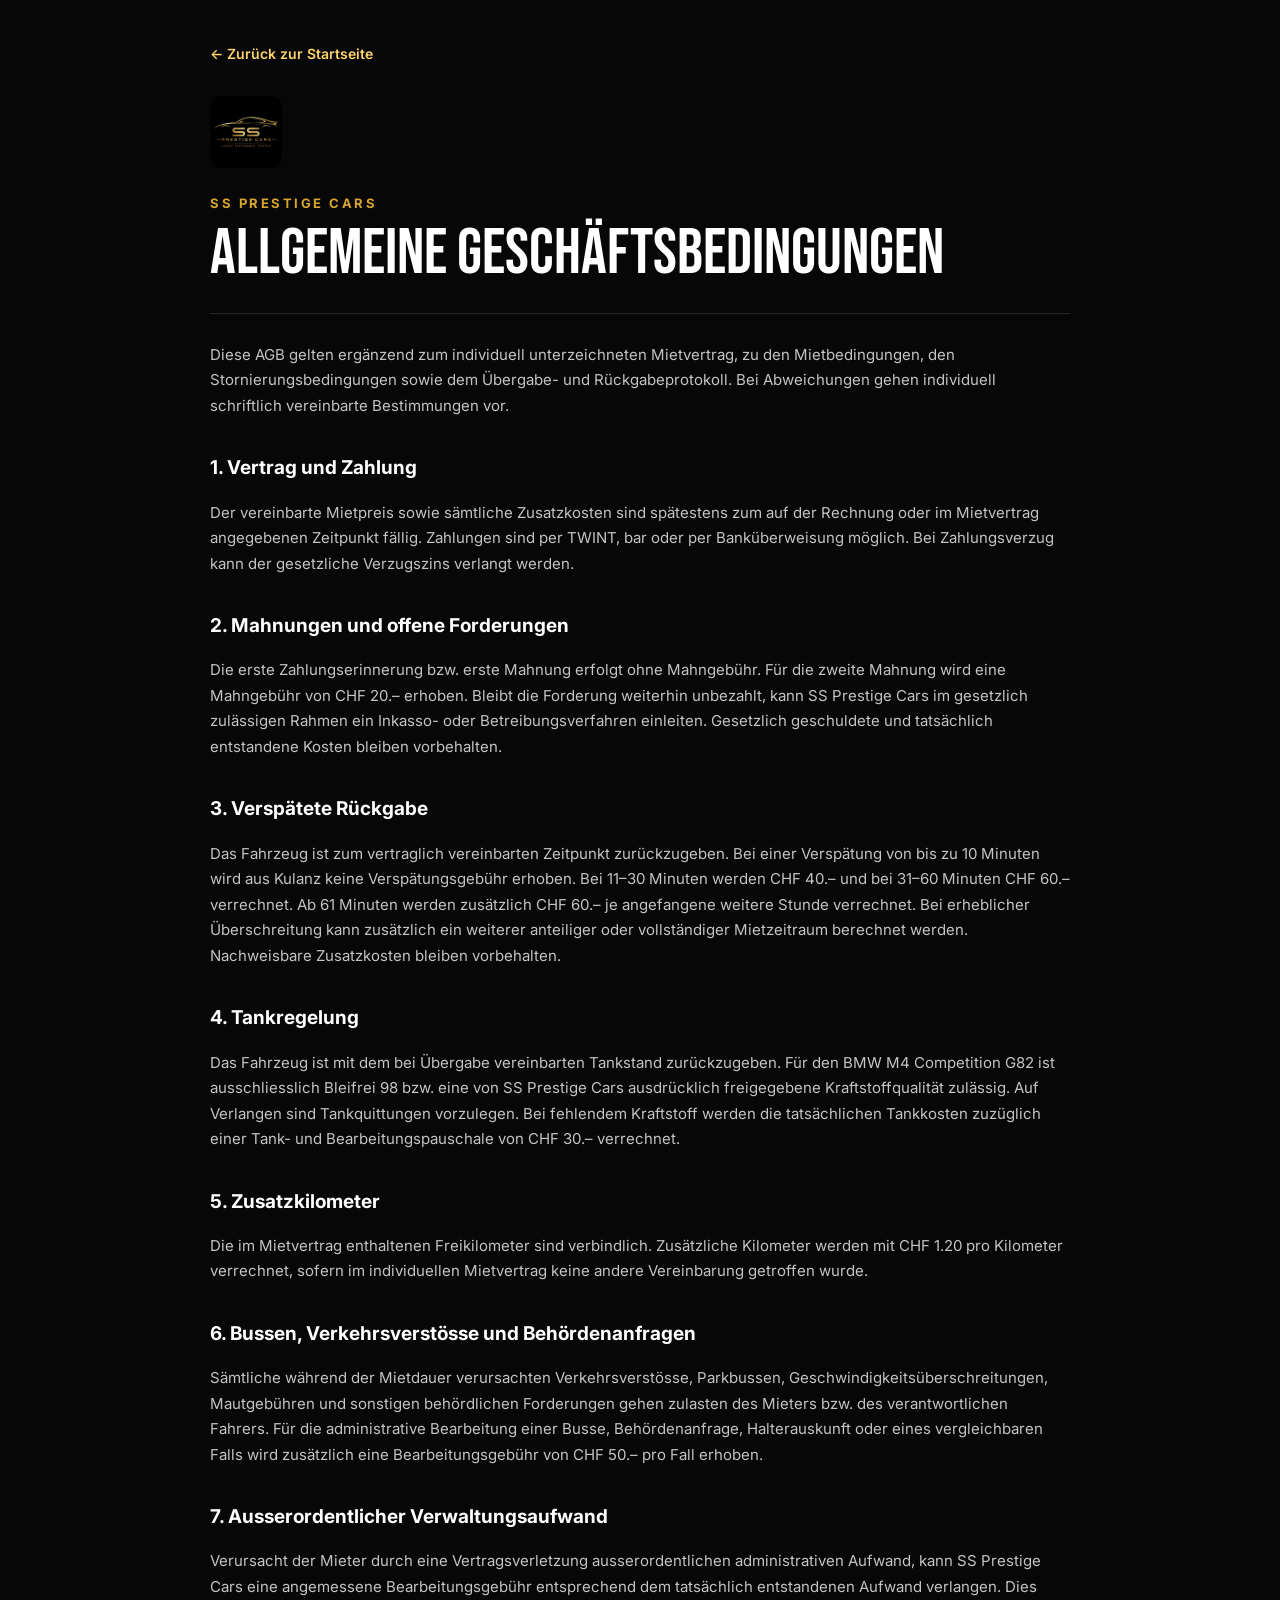
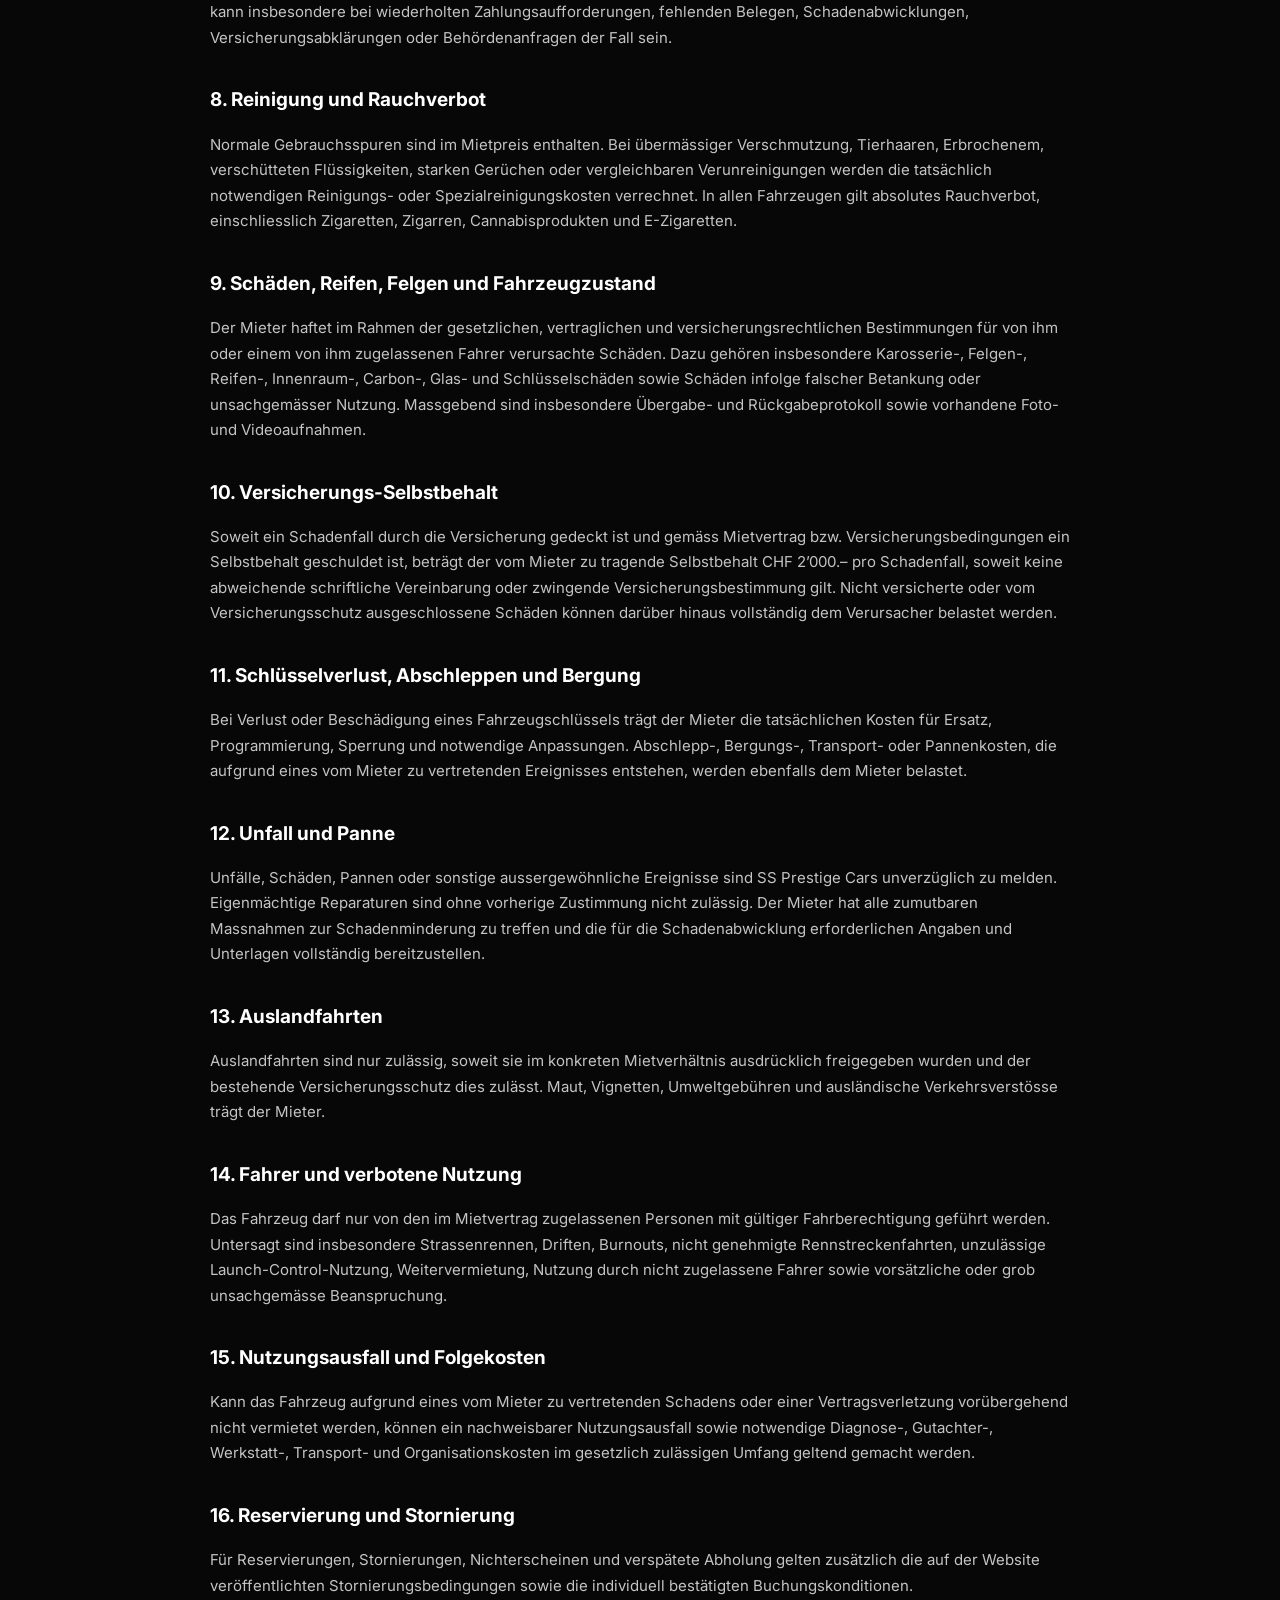
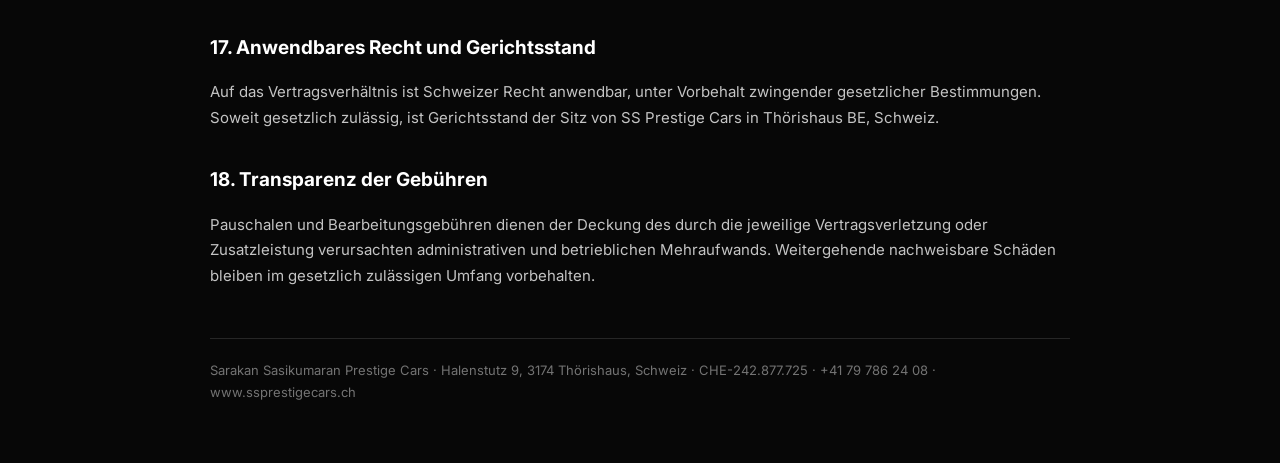
<file: agb.html>
<!doctype html>
<html lang="de">
<head>
  <meta charset="utf-8">
  <meta name="viewport" content="width=device-width,initial-scale=1">
  <title>Allgemeine Geschäftsbedingungen | SS Prestige Cars</title>
  <link rel="icon" href="assets/logo.png">
  <link rel="icon" href="assets/favicon.png"><link rel="stylesheet" href="legal.css">
</head>
<body>
<main class="wrap"><a class="back" href="index.html">← Zurück zur Startseite</a>
  <header class="top"><img class="logo" src="assets/logo.png" alt="SS Prestige Cars"><div class="eyebrow">SS Prestige Cars</div><h1>Allgemeine Geschäftsbedingungen</h1></header>
  <p>Diese AGB gelten ergänzend zum individuell unterzeichneten Mietvertrag, zu den Mietbedingungen, den Stornierungsbedingungen sowie dem Übergabe- und Rückgabeprotokoll. Bei Abweichungen gehen individuell schriftlich vereinbarte Bestimmungen vor.</p>

  <h2>1. Vertrag und Zahlung</h2>
  <p>Der vereinbarte Mietpreis sowie sämtliche Zusatzkosten sind spätestens zum auf der Rechnung oder im Mietvertrag angegebenen Zeitpunkt fällig. Zahlungen sind per TWINT, bar oder per Banküberweisung möglich. Bei Zahlungsverzug kann der gesetzliche Verzugszins verlangt werden.</p>

  <h2>2. Mahnungen und offene Forderungen</h2>
  <p>Die erste Zahlungserinnerung bzw. erste Mahnung erfolgt ohne Mahngebühr. Für die zweite Mahnung wird eine Mahngebühr von CHF 20.– erhoben. Bleibt die Forderung weiterhin unbezahlt, kann SS Prestige Cars im gesetzlich zulässigen Rahmen ein Inkasso- oder Betreibungsverfahren einleiten. Gesetzlich geschuldete und tatsächlich entstandene Kosten bleiben vorbehalten.</p>

  <h2>3. Verspätete Rückgabe</h2>
  <p>Das Fahrzeug ist zum vertraglich vereinbarten Zeitpunkt zurückzugeben. Bei einer Verspätung von bis zu 10 Minuten wird aus Kulanz keine Verspätungsgebühr erhoben. Bei 11–30 Minuten werden CHF 40.– und bei 31–60 Minuten CHF 60.– verrechnet. Ab 61 Minuten werden zusätzlich CHF 60.– je angefangene weitere Stunde verrechnet. Bei erheblicher Überschreitung kann zusätzlich ein weiterer anteiliger oder vollständiger Mietzeitraum berechnet werden. Nachweisbare Zusatzkosten bleiben vorbehalten.</p>

  <h2>4. Tankregelung</h2>
  <p>Das Fahrzeug ist mit dem bei Übergabe vereinbarten Tankstand zurückzugeben. Für den BMW M4 Competition G82 ist ausschliesslich Bleifrei 98 bzw. eine von SS Prestige Cars ausdrücklich freigegebene Kraftstoffqualität zulässig. Auf Verlangen sind Tankquittungen vorzulegen. Bei fehlendem Kraftstoff werden die tatsächlichen Tankkosten zuzüglich einer Tank- und Bearbeitungspauschale von CHF 30.– verrechnet.</p>

  <h2>5. Zusatzkilometer</h2>
  <p>Die im Mietvertrag enthaltenen Freikilometer sind verbindlich. Zusätzliche Kilometer werden mit CHF 1.20 pro Kilometer verrechnet, sofern im individuellen Mietvertrag keine andere Vereinbarung getroffen wurde.</p>

  <h2>6. Bussen, Verkehrsverstösse und Behördenanfragen</h2>
  <p>Sämtliche während der Mietdauer verursachten Verkehrsverstösse, Parkbussen, Geschwindigkeitsüberschreitungen, Mautgebühren und sonstigen behördlichen Forderungen gehen zulasten des Mieters bzw. des verantwortlichen Fahrers. Für die administrative Bearbeitung einer Busse, Behördenanfrage, Halterauskunft oder eines vergleichbaren Falls wird zusätzlich eine Bearbeitungsgebühr von CHF 50.– pro Fall erhoben.</p>

  <h2>7. Ausserordentlicher Verwaltungsaufwand</h2>
  <p>Verursacht der Mieter durch eine Vertragsverletzung ausserordentlichen administrativen Aufwand, kann SS Prestige Cars eine angemessene Bearbeitungsgebühr entsprechend dem tatsächlich entstandenen Aufwand verlangen. Dies kann insbesondere bei wiederholten Zahlungsaufforderungen, fehlenden Belegen, Schadenabwicklungen, Versicherungsabklärungen oder Behördenanfragen der Fall sein.</p>

  <h2>8. Reinigung und Rauchverbot</h2>
  <p>Normale Gebrauchsspuren sind im Mietpreis enthalten. Bei übermässiger Verschmutzung, Tierhaaren, Erbrochenem, verschütteten Flüssigkeiten, starken Gerüchen oder vergleichbaren Verunreinigungen werden die tatsächlich notwendigen Reinigungs- oder Spezialreinigungskosten verrechnet. In allen Fahrzeugen gilt absolutes Rauchverbot, einschliesslich Zigaretten, Zigarren, Cannabisprodukten und E-Zigaretten.</p>

  <h2>9. Schäden, Reifen, Felgen und Fahrzeugzustand</h2>
  <p>Der Mieter haftet im Rahmen der gesetzlichen, vertraglichen und versicherungsrechtlichen Bestimmungen für von ihm oder einem von ihm zugelassenen Fahrer verursachte Schäden. Dazu gehören insbesondere Karosserie-, Felgen-, Reifen-, Innenraum-, Carbon-, Glas- und Schlüsselschäden sowie Schäden infolge falscher Betankung oder unsachgemässer Nutzung. Massgebend sind insbesondere Übergabe- und Rückgabeprotokoll sowie vorhandene Foto- und Videoaufnahmen.</p>

  <h2>10. Versicherungs-Selbstbehalt</h2>
  <p>Soweit ein Schadenfall durch die Versicherung gedeckt ist und gemäss Mietvertrag bzw. Versicherungsbedingungen ein Selbstbehalt geschuldet ist, beträgt der vom Mieter zu tragende Selbstbehalt CHF 2’000.– pro Schadenfall, soweit keine abweichende schriftliche Vereinbarung oder zwingende Versicherungsbestimmung gilt. Nicht versicherte oder vom Versicherungsschutz ausgeschlossene Schäden können darüber hinaus vollständig dem Verursacher belastet werden.</p>

  <h2>11. Schlüsselverlust, Abschleppen und Bergung</h2>
  <p>Bei Verlust oder Beschädigung eines Fahrzeugschlüssels trägt der Mieter die tatsächlichen Kosten für Ersatz, Programmierung, Sperrung und notwendige Anpassungen. Abschlepp-, Bergungs-, Transport- oder Pannenkosten, die aufgrund eines vom Mieter zu vertretenden Ereignisses entstehen, werden ebenfalls dem Mieter belastet.</p>

  <h2>12. Unfall und Panne</h2>
  <p>Unfälle, Schäden, Pannen oder sonstige aussergewöhnliche Ereignisse sind SS Prestige Cars unverzüglich zu melden. Eigenmächtige Reparaturen sind ohne vorherige Zustimmung nicht zulässig. Der Mieter hat alle zumutbaren Massnahmen zur Schadenminderung zu treffen und die für die Schadenabwicklung erforderlichen Angaben und Unterlagen vollständig bereitzustellen.</p>

  <h2>13. Auslandfahrten</h2>
  <p>Auslandfahrten sind nur zulässig, soweit sie im konkreten Mietverhältnis ausdrücklich freigegeben wurden und der bestehende Versicherungsschutz dies zulässt. Maut, Vignetten, Umweltgebühren und ausländische Verkehrsverstösse trägt der Mieter.</p>

  <h2>14. Fahrer und verbotene Nutzung</h2>
  <p>Das Fahrzeug darf nur von den im Mietvertrag zugelassenen Personen mit gültiger Fahrberechtigung geführt werden. Untersagt sind insbesondere Strassenrennen, Driften, Burnouts, nicht genehmigte Rennstreckenfahrten, unzulässige Launch-Control-Nutzung, Weitervermietung, Nutzung durch nicht zugelassene Fahrer sowie vorsätzliche oder grob unsachgemässe Beanspruchung.</p>

  <h2>15. Nutzungsausfall und Folgekosten</h2>
  <p>Kann das Fahrzeug aufgrund eines vom Mieter zu vertretenden Schadens oder einer Vertragsverletzung vorübergehend nicht vermietet werden, können ein nachweisbarer Nutzungsausfall sowie notwendige Diagnose-, Gutachter-, Werkstatt-, Transport- und Organisationskosten im gesetzlich zulässigen Umfang geltend gemacht werden.</p>

  <h2>16. Reservierung und Stornierung</h2>
  <p>Für Reservierungen, Stornierungen, Nichterscheinen und verspätete Abholung gelten zusätzlich die auf der Website veröffentlichten Stornierungsbedingungen sowie die individuell bestätigten Buchungskonditionen.</p>

  <h2>17. Anwendbares Recht und Gerichtsstand</h2>
  <p>Auf das Vertragsverhältnis ist Schweizer Recht anwendbar, unter Vorbehalt zwingender gesetzlicher Bestimmungen. Soweit gesetzlich zulässig, ist Gerichtsstand der Sitz von SS Prestige Cars in Thörishaus BE, Schweiz.</p>

  <h2>18. Transparenz der Gebühren</h2>
  <p>Pauschalen und Bearbeitungsgebühren dienen der Deckung des durch die jeweilige Vertragsverletzung oder Zusatzleistung verursachten administrativen und betrieblichen Mehraufwands. Weitergehende nachweisbare Schäden bleiben im gesetzlich zulässigen Umfang vorbehalten.</p>

  <footer>Sarakan Sasikumaran Prestige Cars · Halenstutz 9, 3174 Thörishaus, Schweiz · CHE-242.877.725 · +41 79 786 24 08 · www.ssprestigecars.ch</footer>
</main>
</body>
</html>
</file>
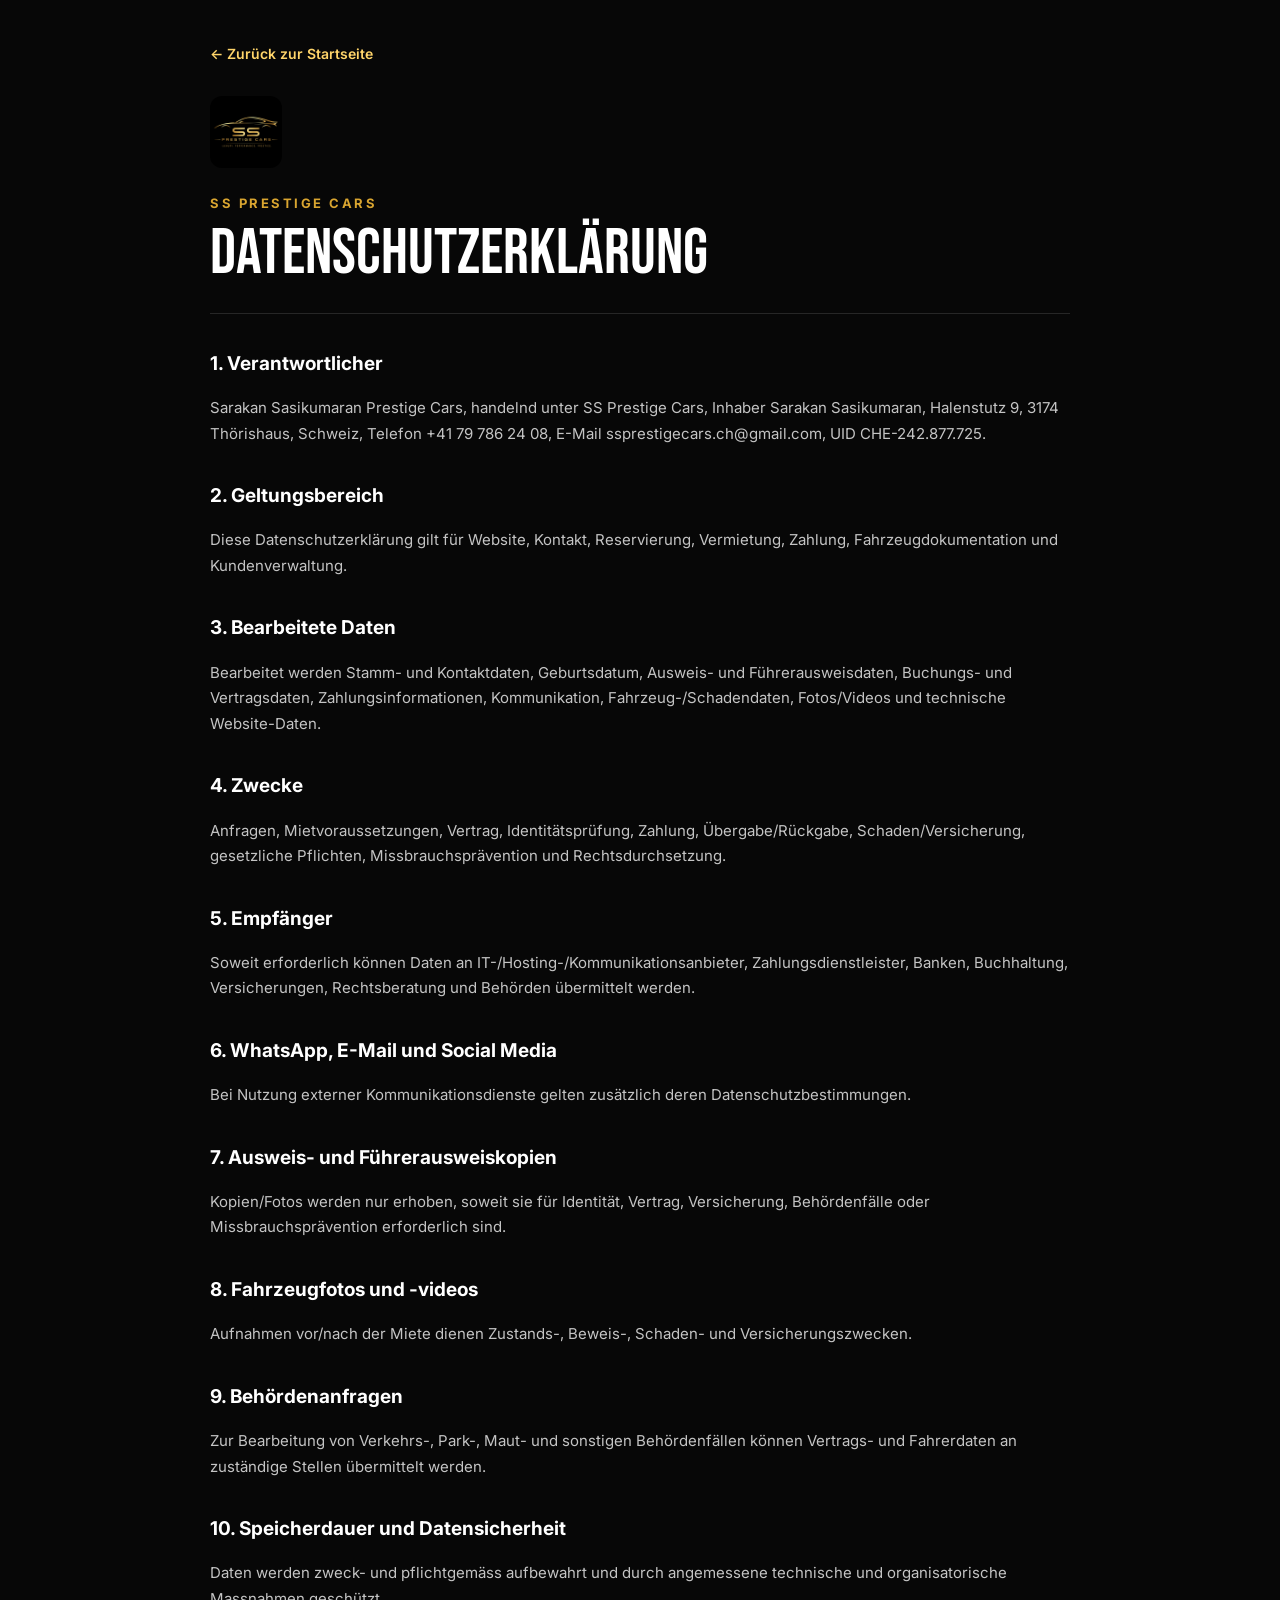
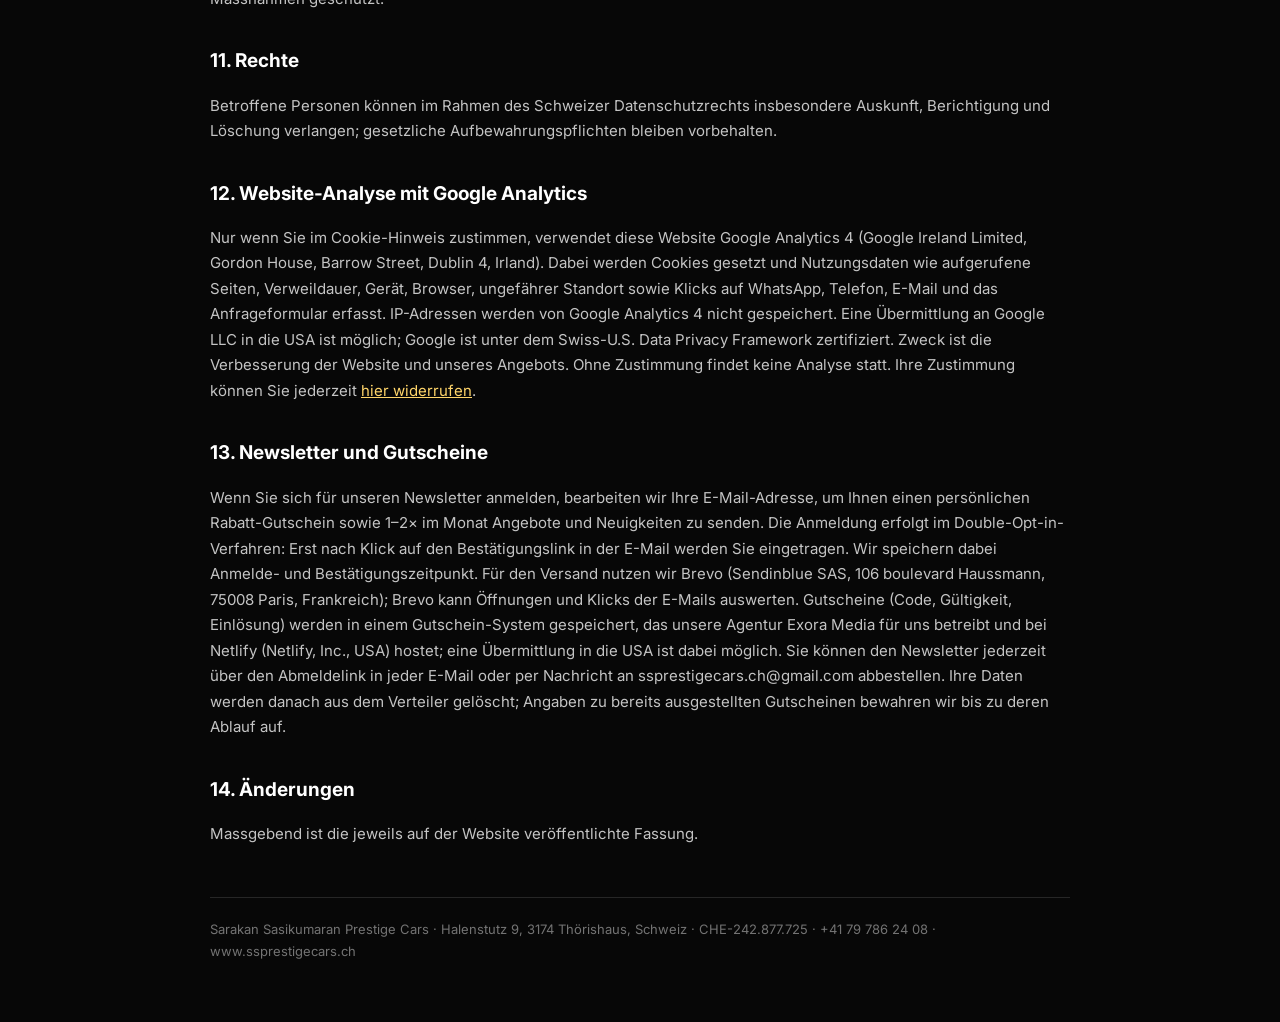
<file: datenschutz.html>
<!doctype html><html lang="de"><head><meta charset="utf-8"><meta name="viewport" content="width=device-width,initial-scale=1"><title>Datenschutzerklärung | SS Prestige Cars</title><link rel="icon" href="assets/favicon.png"><link rel="stylesheet" href="legal.css"></head><body><main class="wrap"><a class="back" href="index.html">← Zurück zur Startseite</a><header class="top"><img class="logo" src="assets/logo.png" alt="SS Prestige Cars"><div class="eyebrow">SS Prestige Cars</div><h1>Datenschutzerklärung</h1></header><h2>1. Verantwortlicher</h2><p>Sarakan Sasikumaran Prestige Cars, handelnd unter SS Prestige Cars, Inhaber Sarakan Sasikumaran, Halenstutz 9, 3174 Thörishaus, Schweiz, Telefon +41 79 786 24 08, E-Mail ssprestigecars.ch@gmail.com, UID CHE-242.877.725.</p><h2>2. Geltungsbereich</h2><p>Diese Datenschutzerklärung gilt für Website, Kontakt, Reservierung, Vermietung, Zahlung, Fahrzeugdokumentation und Kundenverwaltung.</p><h2>3. Bearbeitete Daten</h2><p>Bearbeitet werden Stamm- und Kontaktdaten, Geburtsdatum, Ausweis- und Führerausweisdaten, Buchungs- und Vertragsdaten, Zahlungsinformationen, Kommunikation, Fahrzeug-/Schadendaten, Fotos/Videos und technische Website-Daten.</p><h2>4. Zwecke</h2><p>Anfragen, Mietvoraussetzungen, Vertrag, Identitätsprüfung, Zahlung, Übergabe/Rückgabe, Schaden/Versicherung, gesetzliche Pflichten, Missbrauchsprävention und Rechtsdurchsetzung.</p><h2>5. Empfänger</h2><p>Soweit erforderlich können Daten an IT-/Hosting-/Kommunikationsanbieter, Zahlungsdienstleister, Banken, Buchhaltung, Versicherungen, Rechtsberatung und Behörden übermittelt werden.</p><h2>6. WhatsApp, E-Mail und Social Media</h2><p>Bei Nutzung externer Kommunikationsdienste gelten zusätzlich deren Datenschutzbestimmungen.</p><h2>7. Ausweis- und Führerausweiskopien</h2><p>Kopien/Fotos werden nur erhoben, soweit sie für Identität, Vertrag, Versicherung, Behördenfälle oder Missbrauchsprävention erforderlich sind.</p><h2>8. Fahrzeugfotos und -videos</h2><p>Aufnahmen vor/nach der Miete dienen Zustands-, Beweis-, Schaden- und Versicherungszwecken.</p><h2>9. Behördenanfragen</h2><p>Zur Bearbeitung von Verkehrs-, Park-, Maut- und sonstigen Behördenfällen können Vertrags- und Fahrerdaten an zuständige Stellen übermittelt werden.</p><h2>10. Speicherdauer und Datensicherheit</h2><p>Daten werden zweck- und pflichtgemäss aufbewahrt und durch angemessene technische und organisatorische Massnahmen geschützt.</p><h2>11. Rechte</h2><p>Betroffene Personen können im Rahmen des Schweizer Datenschutzrechts insbesondere Auskunft, Berichtigung und Löschung verlangen; gesetzliche Aufbewahrungspflichten bleiben vorbehalten.</p><h2>12. Website-Analyse mit Google Analytics</h2><p>Nur wenn Sie im Cookie-Hinweis zustimmen, verwendet diese Website Google Analytics 4 (Google Ireland Limited, Gordon House, Barrow Street, Dublin 4, Irland). Dabei werden Cookies gesetzt und Nutzungsdaten wie aufgerufene Seiten, Verweildauer, Gerät, Browser, ungefährer Standort sowie Klicks auf WhatsApp, Telefon, E-Mail und das Anfrageformular erfasst. IP-Adressen werden von Google Analytics 4 nicht gespeichert. Eine Übermittlung an Google LLC in die USA ist möglich; Google ist unter dem Swiss-U.S. Data Privacy Framework zertifiziert. Zweck ist die Verbesserung der Website und unseres Angebots. Ohne Zustimmung findet keine Analyse statt. Ihre Zustimmung können Sie jederzeit <a href="#" data-cookie-reset>hier widerrufen</a>.</p><h2>13. Newsletter und Gutscheine</h2><p>Wenn Sie sich für unseren Newsletter anmelden, bearbeiten wir Ihre E-Mail-Adresse, um Ihnen einen persönlichen Rabatt-Gutschein sowie 1–2× im Monat Angebote und Neuigkeiten zu senden. Die Anmeldung erfolgt im Double-Opt-in-Verfahren: Erst nach Klick auf den Bestätigungslink in der E-Mail werden Sie eingetragen. Wir speichern dabei Anmelde- und Bestätigungszeitpunkt. Für den Versand nutzen wir Brevo (Sendinblue SAS, 106 boulevard Haussmann, 75008 Paris, Frankreich); Brevo kann Öffnungen und Klicks der E-Mails auswerten. Gutscheine (Code, Gültigkeit, Einlösung) werden in einem Gutschein-System gespeichert, das unsere Agentur Exora Media für uns betreibt und bei Netlify (Netlify, Inc., USA) hostet; eine Übermittlung in die USA ist dabei möglich. Sie können den Newsletter jederzeit über den Abmeldelink in jeder E-Mail oder per Nachricht an ssprestigecars.ch@gmail.com abbestellen. Ihre Daten werden danach aus dem Verteiler gelöscht; Angaben zu bereits ausgestellten Gutscheinen bewahren wir bis zu deren Ablauf auf.</p><h2>14. Änderungen</h2><p>Massgebend ist die jeweils auf der Website veröffentlichte Fassung.</p><footer>Sarakan Sasikumaran Prestige Cars · Halenstutz 9, 3174 Thörishaus, Schweiz · CHE-242.877.725 · +41 79 786 24 08 · www.ssprestigecars.ch</footer></main><script>document.querySelectorAll('[data-cookie-reset]').forEach(a=>a.addEventListener('click',e=>{e.preventDefault();try{localStorage.setItem('ssp_cookie_consent','declined')}catch(x){}document.cookie.split(';').forEach(c=>{const n=c.split('=')[0].trim();if(n.startsWith('_ga')){document.cookie=n+'=; Max-Age=0; path=/';document.cookie=n+'=; Max-Age=0; path=/; domain=.'+location.hostname.replace(/^www\./,'')}});a.textContent='Zustimmung widerrufen ✓'}))</script></body></html>
</file>
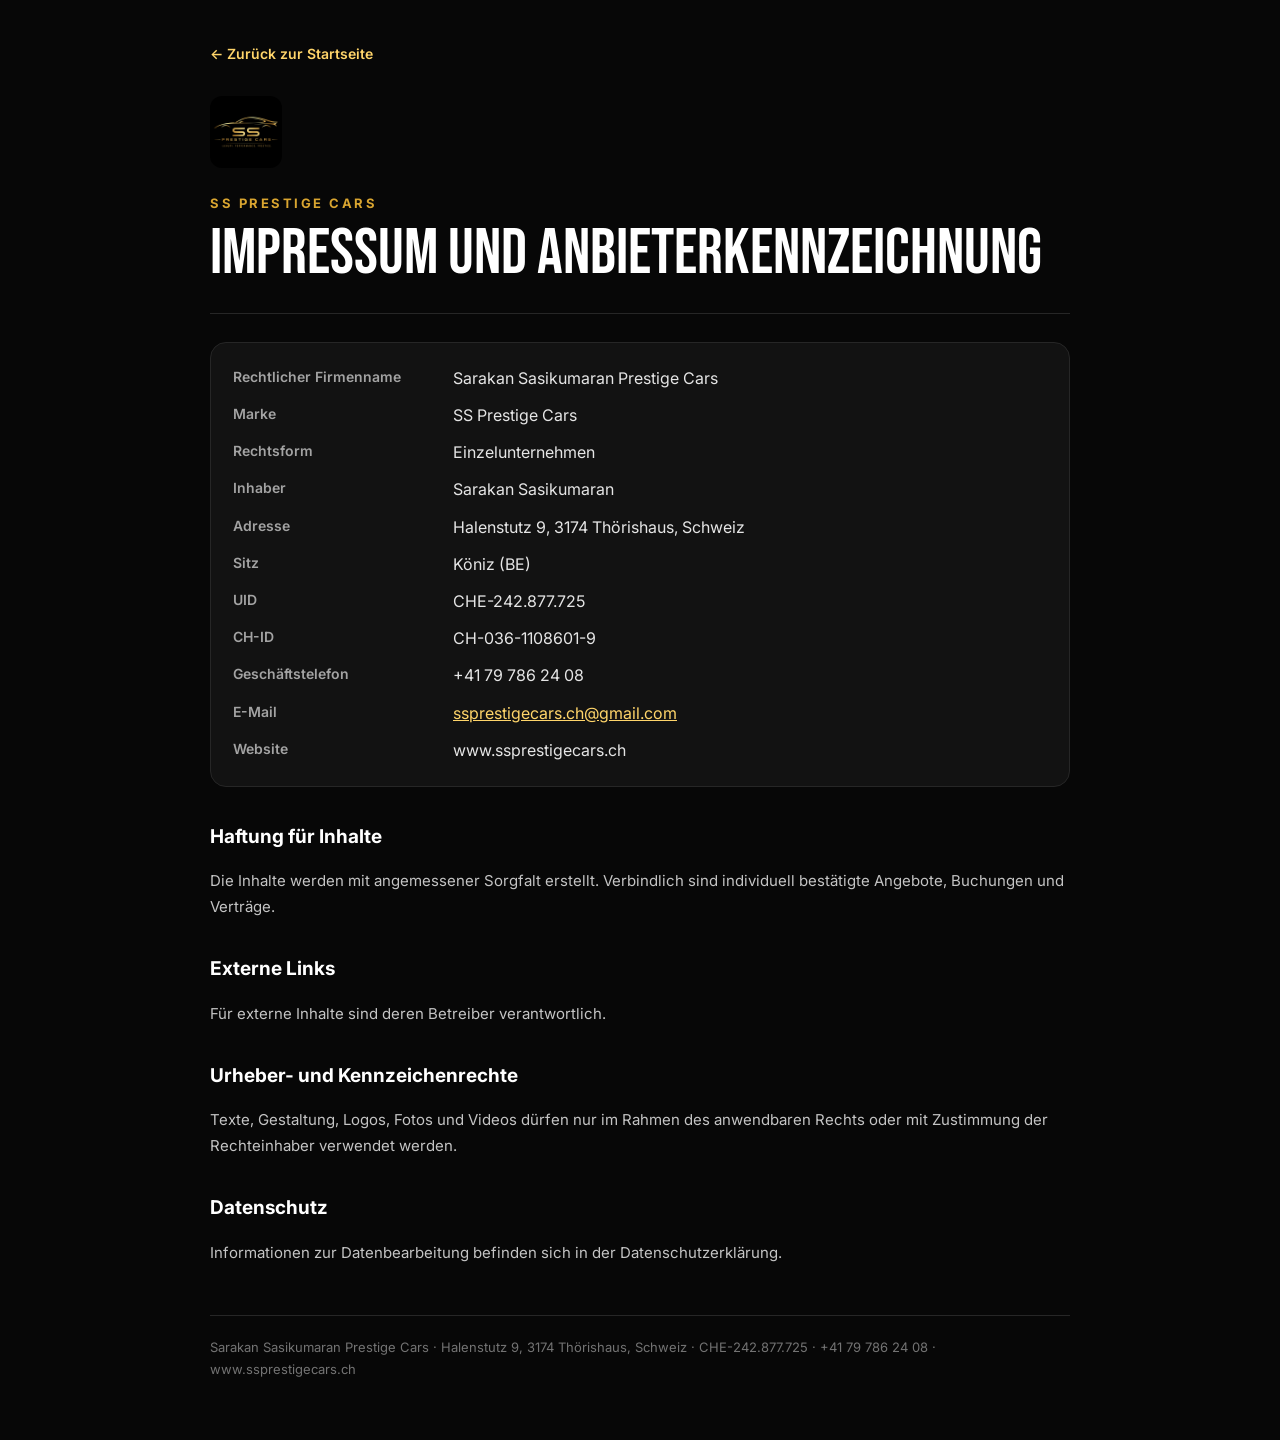
<file: impressum.html>
<!doctype html><html lang="de"><head><meta charset="utf-8"><meta name="viewport" content="width=device-width,initial-scale=1"><title>Impressum und Anbieterkennzeichnung | SS Prestige Cars</title><link rel="icon" href="assets/favicon.png"><link rel="stylesheet" href="legal.css"></head><body><main class="wrap"><a class="back" href="index.html">← Zurück zur Startseite</a><header class="top"><img class="logo" src="assets/logo.png" alt="SS Prestige Cars"><div class="eyebrow">SS Prestige Cars</div><h1>Impressum und Anbieterkennzeichnung</h1></header><div class="box grid"><strong>Rechtlicher Firmenname</strong><span>Sarakan Sasikumaran Prestige Cars</span><strong>Marke</strong><span>SS Prestige Cars</span><strong>Rechtsform</strong><span>Einzelunternehmen</span><strong>Inhaber</strong><span>Sarakan Sasikumaran</span><strong>Adresse</strong><span>Halenstutz 9, 3174 Thörishaus, Schweiz</span><strong>Sitz</strong><span>Köniz (BE)</span><strong>UID</strong><span>CHE-242.877.725</span><strong>CH-ID</strong><span>CH-036-1108601-9</span><strong>Geschäftstelefon</strong><span>+41 79 786 24 08</span><strong>E-Mail</strong><span><a href="mailto:ssprestigecars.ch@gmail.com">ssprestigecars.ch@gmail.com</a></span><strong>Website</strong><span>www.ssprestigecars.ch</span></div><h2>Haftung für Inhalte</h2><p>Die Inhalte werden mit angemessener Sorgfalt erstellt. Verbindlich sind individuell bestätigte Angebote, Buchungen und Verträge.</p><h2>Externe Links</h2><p>Für externe Inhalte sind deren Betreiber verantwortlich.</p><h2>Urheber- und Kennzeichenrechte</h2><p>Texte, Gestaltung, Logos, Fotos und Videos dürfen nur im Rahmen des anwendbaren Rechts oder mit Zustimmung der Rechteinhaber verwendet werden.</p><h2>Datenschutz</h2><p>Informationen zur Datenbearbeitung befinden sich in der Datenschutzerklärung.</p><footer>Sarakan Sasikumaran Prestige Cars · Halenstutz 9, 3174 Thörishaus, Schweiz · CHE-242.877.725 · +41 79 786 24 08 · www.ssprestigecars.ch</footer></main></body></html>
</file>
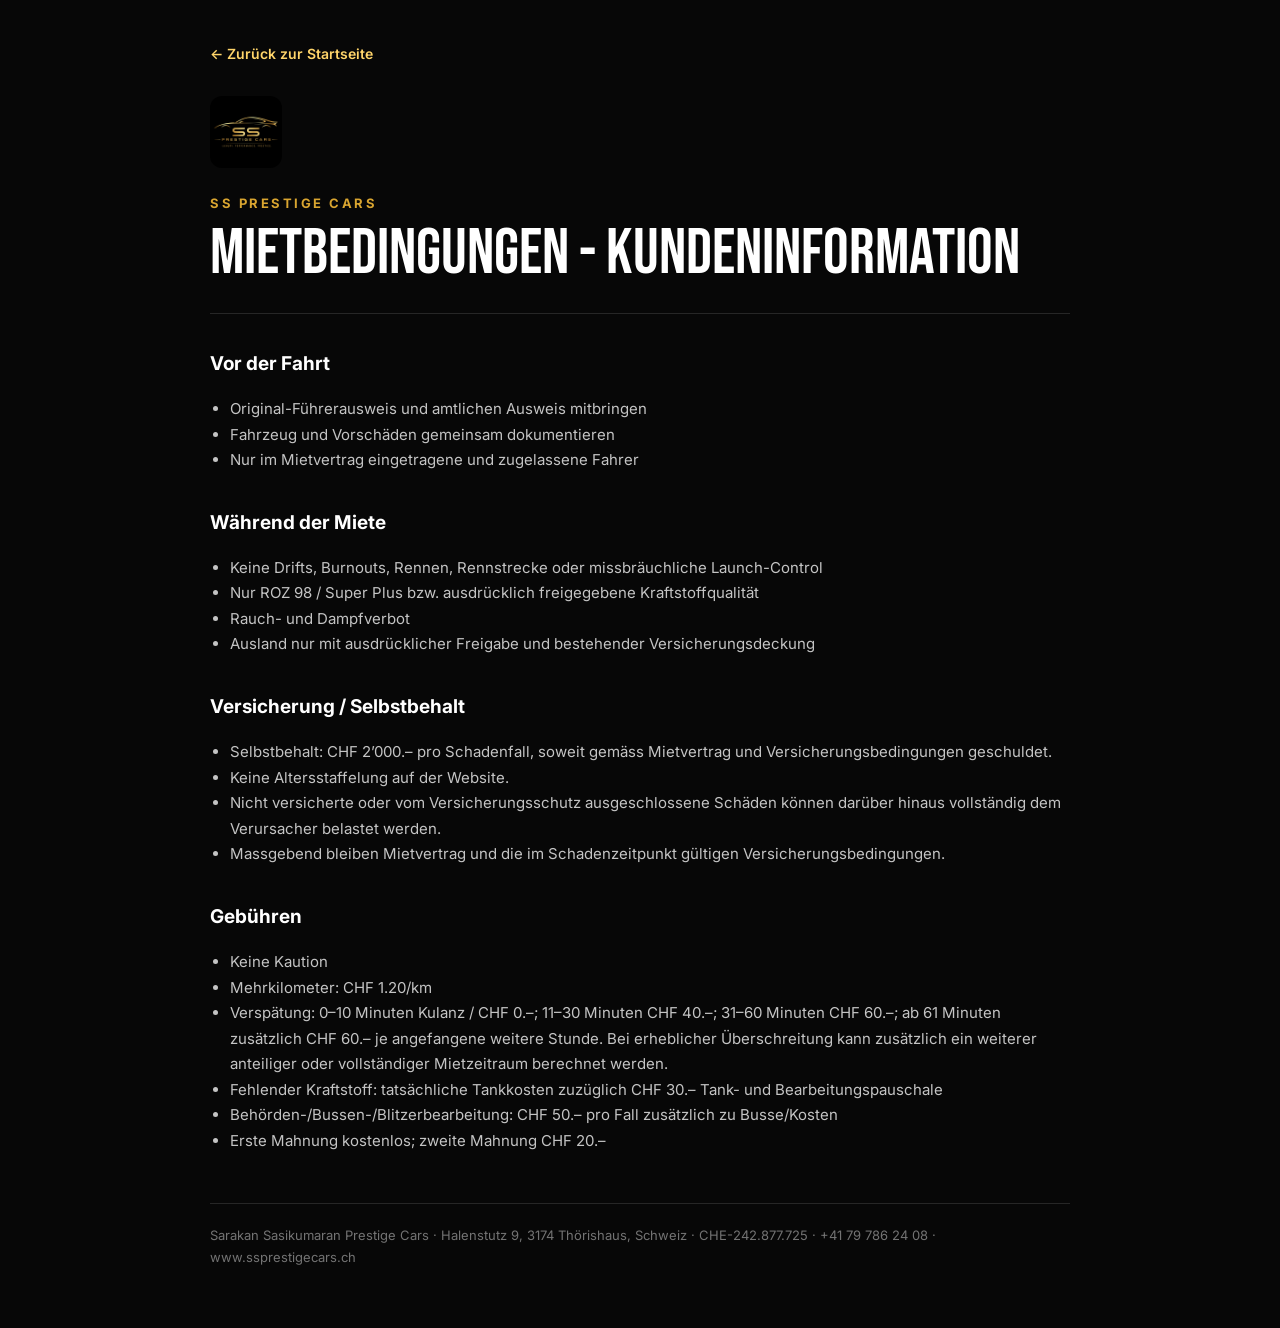
<file: mietbedingungen.html>
<!doctype html><html lang="de"><head><meta charset="utf-8"><meta name="viewport" content="width=device-width,initial-scale=1"><title>Mietbedingungen - Kundeninformation | SS Prestige Cars</title><link rel="icon" href="assets/favicon.png"><link rel="stylesheet" href="legal.css"></head><body><main class="wrap"><a class="back" href="index.html">← Zurück zur Startseite</a><header class="top"><img class="logo" src="assets/logo.png" alt="SS Prestige Cars"><div class="eyebrow">SS Prestige Cars</div><h1>Mietbedingungen - Kundeninformation</h1></header><h2>Vor der Fahrt</h2><ul><li>Original-Führerausweis und amtlichen Ausweis mitbringen</li><li>Fahrzeug und Vorschäden gemeinsam dokumentieren</li><li>Nur im Mietvertrag eingetragene und zugelassene Fahrer</li></ul><h2>Während der Miete</h2><ul><li>Keine Drifts, Burnouts, Rennen, Rennstrecke oder missbräuchliche Launch-Control</li><li>Nur ROZ 98 / Super Plus bzw. ausdrücklich freigegebene Kraftstoffqualität</li><li>Rauch- und Dampfverbot</li><li>Ausland nur mit ausdrücklicher Freigabe und bestehender Versicherungsdeckung</li></ul><h2>Versicherung / Selbstbehalt</h2><ul><li>Selbstbehalt: CHF 2’000.– pro Schadenfall, soweit gemäss Mietvertrag und Versicherungsbedingungen geschuldet.</li><li>Keine Altersstaffelung auf der Website.</li><li>Nicht versicherte oder vom Versicherungsschutz ausgeschlossene Schäden können darüber hinaus vollständig dem Verursacher belastet werden.</li><li>Massgebend bleiben Mietvertrag und die im Schadenzeitpunkt gültigen Versicherungsbedingungen.</li></ul><h2>Gebühren</h2><ul><li>Keine Kaution</li><li>Mehrkilometer: CHF 1.20/km</li><li>Verspätung: 0–10 Minuten Kulanz / CHF 0.–; 11–30 Minuten CHF 40.–; 31–60 Minuten CHF 60.–; ab 61 Minuten zusätzlich CHF 60.– je angefangene weitere Stunde. Bei erheblicher Überschreitung kann zusätzlich ein weiterer anteiliger oder vollständiger Mietzeitraum berechnet werden.</li><li>Fehlender Kraftstoff: tatsächliche Tankkosten zuzüglich CHF 30.– Tank- und Bearbeitungspauschale</li><li>Behörden-/Bussen-/Blitzerbearbeitung: CHF 50.– pro Fall zusätzlich zu Busse/Kosten</li><li>Erste Mahnung kostenlos; zweite Mahnung CHF 20.–</li></ul><footer>Sarakan Sasikumaran Prestige Cars · Halenstutz 9, 3174 Thörishaus, Schweiz · CHE-242.877.725 · +41 79 786 24 08 · www.ssprestigecars.ch</footer></main></body></html>
</file>
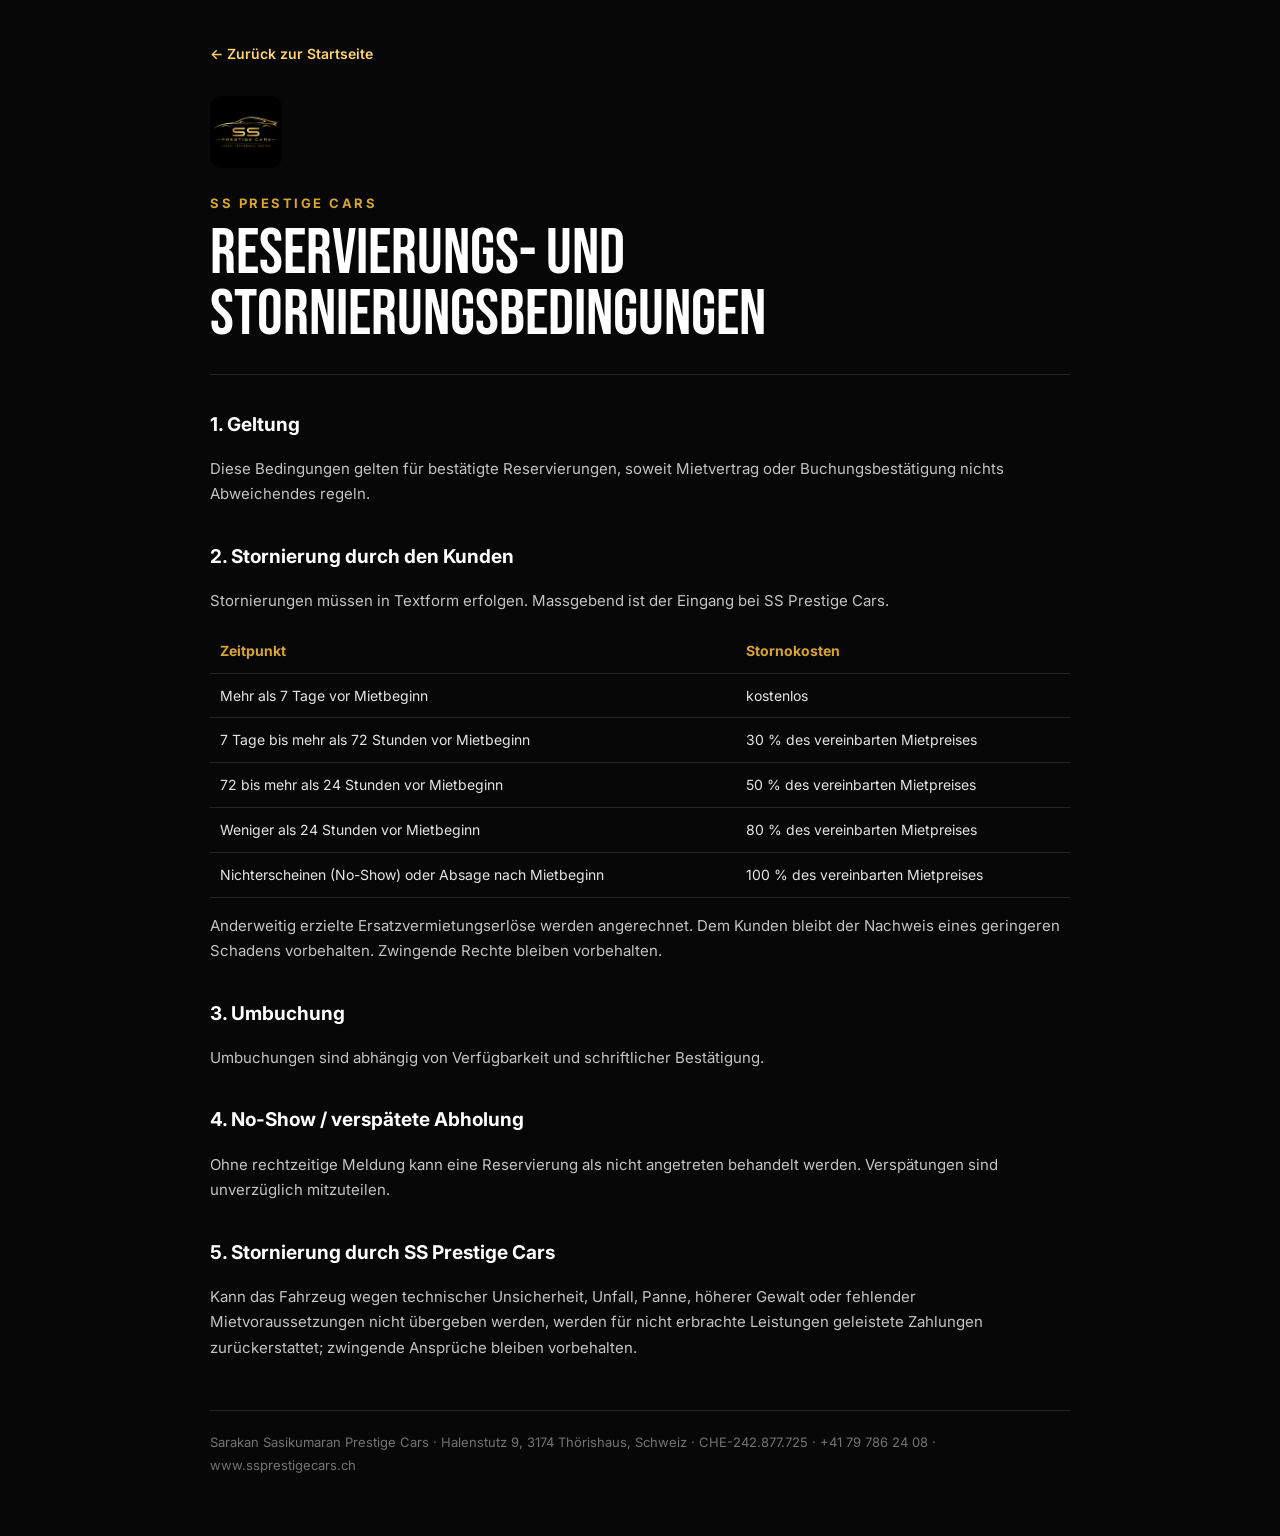
<file: stornierung.html>
<!doctype html><html lang="de"><head><meta charset="utf-8"><meta name="viewport" content="width=device-width,initial-scale=1"><title>Reservierungs- und Stornierungsbedingungen | SS Prestige Cars</title><link rel="icon" href="assets/favicon.png"><link rel="stylesheet" href="legal.css"></head><body><main class="wrap"><a class="back" href="index.html">← Zurück zur Startseite</a><header class="top"><img class="logo" src="assets/logo.png" alt="SS Prestige Cars"><div class="eyebrow">SS Prestige Cars</div><h1>Reservierungs- und Stornierungsbedingungen</h1></header><h2>1. Geltung</h2><p>Diese Bedingungen gelten für bestätigte Reservierungen, soweit Mietvertrag oder Buchungsbestätigung nichts Abweichendes regeln.</p><h2>2. Stornierung durch den Kunden</h2><p>Stornierungen müssen in Textform erfolgen. Massgebend ist der Eingang bei SS Prestige Cars.</p><table><thead><tr><th>Zeitpunkt</th><th>Stornokosten</th></tr></thead><tbody><tr><td>Mehr als 7 Tage vor Mietbeginn</td><td>kostenlos</td></tr><tr><td>7 Tage bis mehr als 72 Stunden vor Mietbeginn</td><td>30 % des vereinbarten Mietpreises</td></tr><tr><td>72 bis mehr als 24 Stunden vor Mietbeginn</td><td>50 % des vereinbarten Mietpreises</td></tr><tr><td>Weniger als 24 Stunden vor Mietbeginn</td><td>80 % des vereinbarten Mietpreises</td></tr><tr><td>Nichterscheinen (No-Show) oder Absage nach Mietbeginn</td><td>100 % des vereinbarten Mietpreises</td></tr></tbody></table><p>Anderweitig erzielte Ersatzvermietungserlöse werden angerechnet. Dem Kunden bleibt der Nachweis eines geringeren Schadens vorbehalten. Zwingende Rechte bleiben vorbehalten.</p><h2>3. Umbuchung</h2><p>Umbuchungen sind abhängig von Verfügbarkeit und schriftlicher Bestätigung.</p><h2>4. No-Show / verspätete Abholung</h2><p>Ohne rechtzeitige Meldung kann eine Reservierung als nicht angetreten behandelt werden. Verspätungen sind unverzüglich mitzuteilen.</p><h2>5. Stornierung durch SS Prestige Cars</h2><p>Kann das Fahrzeug wegen technischer Unsicherheit, Unfall, Panne, höherer Gewalt oder fehlender Mietvoraussetzungen nicht übergeben werden, werden für nicht erbrachte Leistungen geleistete Zahlungen zurückerstattet; zwingende Ansprüche bleiben vorbehalten.</p><footer>Sarakan Sasikumaran Prestige Cars · Halenstutz 9, 3174 Thörishaus, Schweiz · CHE-242.877.725 · +41 79 786 24 08 · www.ssprestigecars.ch</footer></main></body></html>
</file>
<file: style.css>
:root{
  --bg:#070707;--bg2:#0d0d0d;--card:#121212;--line:#262626;--text:#f5f5f4;--muted:#a3a3a3;
  --gold:#d9a530;--gold2:#ffd56a;--gold3:#b57a11;
  --grad:linear-gradient(135deg,#ffd56a 0%,#d9a530 45%,#b57a11 100%);
  --display:'Bebas Neue',Impact,system-ui,sans-serif;--body:'Inter',system-ui,-apple-system,sans-serif;
  --r:18px;
}
*{box-sizing:border-box;margin:0;padding:0}
html{scroll-behavior:smooth;scroll-padding-top:80px}
body{background:var(--bg);color:var(--text);font-family:var(--body);line-height:1.6;overflow-x:clip;-webkit-font-smoothing:antialiased}
img,video{display:block;max-width:100%}
a{color:inherit}
button{font:inherit;color:inherit;background:none;border:0;cursor:pointer}
.wrap{width:min(1200px,100% - 40px);margin:0 auto}
.wrap.narrow{width:min(860px,100% - 40px)}

/* Buttons */
.btn{display:inline-flex;align-items:center;justify-content:center;gap:10px;padding:15px 26px;border-radius:999px;font-weight:700;font-size:15px;text-decoration:none;transition:transform .2s,box-shadow .2s,background .2s,border-color .2s;white-space:nowrap}
.btn.gold{background:var(--grad);color:#0a0a0a;box-shadow:0 8px 30px -10px #d9a53099}
.btn.gold:hover{transform:translateY(-2px);box-shadow:0 14px 40px -10px #d9a530cc}
.btn.ghost{border:1px solid #ffffff33;background:#ffffff0a;backdrop-filter:blur(8px)}
.btn.ghost:hover{border-color:var(--gold);color:var(--gold2)}
.btn.small{padding:10px 18px;font-size:14px}
.btn.full{width:100%}
.btn.sound{border:1px solid #d9a53066;color:var(--gold2);background:#d9a53012}
.btn.sound:hover{background:#d9a53022}
.eq{display:inline-flex;gap:3px;align-items:flex-end;height:14px}
.eq i{width:3px;background:var(--gold2);border-radius:2px;height:40%;animation:eq 1s ease-in-out infinite}
.eq i:nth-child(2){animation-delay:.2s}.eq i:nth-child(3){animation-delay:.4s}
@keyframes eq{0%,100%{height:30%}50%{height:100%}}

/* Nav */
.nav{position:fixed;inset:0 0 auto;z-index:50;height:72px;display:flex;align-items:center;justify-content:space-between;gap:20px;padding:0 max(20px,4vw);transition:background .3s,border-color .3s;border-bottom:1px solid transparent}
.nav.scrolled{background:#070707e6;backdrop-filter:blur(16px);border-color:#ffffff12}
.brand{display:flex;align-items:center;gap:12px;text-decoration:none;font-family:var(--display);font-size:24px;letter-spacing:1.5px}
.brand img{width:44px;height:44px;border-radius:10px}
.brand em{font-style:normal;color:var(--gold)}
.links{display:flex;gap:32px;align-items:center}
.links a{text-decoration:none;font-size:14px;font-weight:500;color:#d4d4d4;transition:color .2s}
.links a:hover{color:var(--gold2)}
.burger{display:none;width:44px;height:44px;position:relative}
.burger span{position:absolute;left:11px;right:11px;height:2px;background:#fff;transition:transform .3s}
.burger span:first-child{top:17px}.burger span:last-child{top:25px}
.burger[aria-expanded=true] span:first-child{transform:translateY(4px) rotate(45deg)}
.burger[aria-expanded=true] span:last-child{transform:translateY(-4px) rotate(-45deg)}
.mobile-only{display:none}

/* Hero */
.hero{position:relative;min-height:100svh;display:flex;align-items:flex-end;padding:120px 0 70px;overflow:hidden}
.hero-bg{position:absolute;inset:0}
.hero-bg img{width:100%;height:100%;object-fit:cover;object-position:60% 50%;transform:scale(1.06);animation:zoom 14s ease-out forwards}
@keyframes zoom{to{transform:scale(1)}}
.hero-bg::after{content:"";position:absolute;inset:0;background:linear-gradient(90deg,#070707f2 0%,#070707b0 40%,#07070733 75%),linear-gradient(0deg,#070707 0%,transparent 40%)}
.hero-inner{position:relative;width:min(1200px,100% - 40px);margin:0 auto;display:flex;justify-content:space-between;align-items:flex-end;gap:40px}
.hero-text{max-width:660px}
.pill{display:inline-flex;align-items:center;gap:10px;padding:8px 16px;border-radius:999px;border:1px solid #ffffff22;background:#ffffff0d;backdrop-filter:blur(8px);font-size:13px;font-weight:600;letter-spacing:.5px;color:#e5e5e5}
.dot{width:8px;height:8px;border-radius:50%;background:var(--gold2);box-shadow:0 0 0 0 #ffd56a99;animation:pulse 2s infinite}
@keyframes pulse{70%{box-shadow:0 0 0 10px #ffd56a00}100%{box-shadow:0 0 0 0 #ffd56a00}}
.hero h1{font-family:var(--display);font-weight:400;font-size:clamp(64px,10vw,140px);line-height:.88;letter-spacing:1px;margin:22px 0 20px}
.gold-text{background:var(--grad);-webkit-background-clip:text;background-clip:text;color:transparent}
.lead{font-size:clamp(16px,1.5vw,19px);color:#d4d4d4;max-width:560px}
.lead strong{color:#fff}
.hero-cta{display:flex;flex-wrap:wrap;gap:12px;margin:30px 0 36px}
.stats{display:flex;gap:40px}
.stats b{display:block;font-family:var(--display);font-weight:400;font-size:40px;line-height:1;color:var(--gold2)}
.stats span{font-size:12px;color:var(--muted);text-transform:uppercase;letter-spacing:1.5px}
.hero-card{width:300px;flex-shrink:0;padding:24px;border-radius:var(--r);background:#0d0d0dcc;border:1px solid #ffffff1a;backdrop-filter:blur(14px)}
.hc-top{display:flex;align-items:baseline;gap:8px;color:var(--muted);font-size:13px}
.hc-top b{font-family:var(--display);font-weight:400;font-size:46px;color:#fff;line-height:1}
.hc-name{font-family:var(--display);font-size:28px;letter-spacing:.5px;margin-top:10px}
.hc-sub{color:var(--muted);font-size:13px;margin-bottom:18px}

/* Ticker */
.ticker{overflow:hidden;border-block:1px solid #ffffff10;background:#0b0b0b;padding:18px 0}
.track{display:flex;width:max-content;animation:tick 40s linear infinite}
.track span{font-family:var(--display);font-size:24px;letter-spacing:1.5px;padding:0 28px;color:#e5e5e5;display:flex;align-items:center;gap:56px}
.track span::after{content:"✦";color:var(--gold);font-size:14px;margin-left:28px}
@keyframes tick{to{transform:translateX(-50%)}}

/* Sections */
.section{padding:120px 0}
.section.dark{background:var(--bg2)}
.eyebrow{display:inline-flex;align-items:center;gap:10px;font-size:13px;font-weight:700;letter-spacing:2.5px;text-transform:uppercase;color:var(--gold)}
.eyebrow::before{content:"";width:28px;height:1px;background:var(--gold)}
.title{font-family:var(--display);font-weight:400;font-size:clamp(52px,7vw,96px);line-height:.9;letter-spacing:.5px;margin:16px 0 18px}
.title .g{color:var(--gold)}
.sub{color:var(--muted);font-size:17px;max-width:600px}
.card{background:var(--card);border:1px solid var(--line);border-radius:var(--r)}

/* Steps */
.steps{display:grid;grid-template-columns:repeat(3,1fr);gap:20px;margin-top:56px}
.step{padding:34px 30px;position:relative;overflow:hidden;transition:border-color .3s,transform .3s}
.step:hover{border-color:#d9a53066;transform:translateY(-4px)}
.num{font-family:var(--display);font-size:72px;line-height:1;background:var(--grad);-webkit-background-clip:text;background-clip:text;color:transparent;opacity:.9}
.step h3{font-size:20px;margin:14px 0 8px}
.step p{color:var(--muted);font-size:15px}

/* Car */
.car{display:grid;grid-template-columns:1.25fr 1fr;gap:48px;margin-top:56px;align-items:center}
.car-media{position:relative;border-radius:var(--r);overflow:hidden;border:1px solid var(--line)}
.car-media img{width:100%;aspect-ratio:3/2;object-fit:cover}
.badge{position:absolute;top:16px;left:16px;padding:6px 14px;border-radius:999px;background:#070707cc;border:1px solid #ffffff22;font-weight:700;font-size:13px}
.car-name{font-family:var(--display);font-weight:400;font-size:46px;line-height:1}
.car-sub{color:var(--gold2);font-size:14px;font-weight:600;margin:6px 0 20px}
.feat{list-style:none;display:grid;gap:10px;margin-bottom:26px}
.feat li,.incl li{padding-left:28px;position:relative;font-size:15px;color:#d4d4d4}
.feat li::before,.incl li::before{content:"";position:absolute;left:0;top:5px;width:16px;height:16px;border-radius:50%;background:var(--grad);-webkit-mask:url("data:image/svg+xml,%3Csvg xmlns='http://www.w3.org/2000/svg' viewBox='0 0 16 16'%3E%3Ccircle cx='8' cy='8' r='8'/%3E%3C/svg%3E");}
.feat li::after,.incl li::after{content:"";position:absolute;left:5px;top:8px;width:6px;height:3px;border-left:2px solid #0a0a0a;border-bottom:2px solid #0a0a0a;transform:rotate(-45deg)}
.specs{display:grid;grid-template-columns:1fr 1fr;border-top:1px solid var(--line)}
.specs div{padding:13px 0;border-bottom:1px solid var(--line)}
.specs dt{font-size:12px;text-transform:uppercase;letter-spacing:1.5px;color:var(--muted)}
.specs dd{font-weight:600;font-size:15px}
.price-row{display:flex;justify-content:space-between;align-items:center;gap:20px;margin-top:26px}
.price-row span{display:block;font-size:12px;color:var(--muted);text-transform:uppercase;letter-spacing:1.5px}
.price-row b{font-family:var(--display);font-weight:400;font-size:44px;line-height:1}

/* Gallery */
.gallery{columns:3;column-gap:14px;margin-top:48px}
.gallery .g-item{display:block;width:100%;margin:0 0 14px;padding:0;break-inside:avoid}
.gallery .g-item img{aspect-ratio:auto;display:block}
.g-item{border-radius:14px;overflow:hidden;border:1px solid var(--line);position:relative}
.g-item.wide{grid-column:span 2;grid-row:span 2}
.g-item.tall{grid-row:span 2}
.g-item img{width:100%;aspect-ratio:3/2;height:auto;object-fit:cover;transition:transform .6s,filter .4s;filter:brightness(.88)}
.g-item:hover img{transform:scale(1.05);filter:brightness(1)}

/* Calculator */
.calc{display:grid;grid-template-columns:1.4fr 1fr;gap:28px;margin-top:56px;align-items:start}
.calc-h{font-size:13px;text-transform:uppercase;letter-spacing:2px;color:var(--muted);margin:0 0 14px}
.calc-h+*{margin-bottom:34px}
.seg{display:grid;grid-template-columns:1fr 1fr;gap:12px}
.opt{text-align:left;padding:18px 20px;border-radius:14px;border:1px solid var(--line);background:var(--card);transition:border-color .2s,background .2s;position:relative}
.opt b{display:block;font-size:16px}
.opt span{font-size:13px;color:var(--muted)}
.opt:hover{border-color:#ffffff40}
.opt.active{border-color:var(--gold);background:linear-gradient(#1a1508,#121212)}
.opt.active::after{content:"";position:absolute;top:16px;right:16px;width:10px;height:10px;border-radius:50%;background:var(--gold2);box-shadow:0 0 12px var(--gold)}
.opt .tag{position:absolute;top:-10px;right:14px;font-size:11px;font-weight:800;text-transform:uppercase;letter-spacing:1px;padding:3px 10px;border-radius:999px;background:var(--grad);color:#0a0a0a}
.durs{display:grid;grid-template-columns:repeat(auto-fill,minmax(150px,1fr));gap:12px}
.durs .opt b{font-size:17px}
.durs .opt .p{display:block;font-family:var(--display);font-size:30px;color:#fff;line-height:1.1;margin-top:6px}
.durs .opt.hidden{display:none}
.calc-right{padding:32px;position:sticky;top:96px}
.tot-label{font-size:13px;text-transform:uppercase;letter-spacing:2px;color:var(--muted)}
.tot{font-family:var(--display);font-size:76px;line-height:1;margin:8px 0 4px;background:var(--grad);-webkit-background-clip:text;background-clip:text;color:transparent}
.tot-sub{color:#d4d4d4;font-size:15px;margin-bottom:22px}
.incl{list-style:none;display:grid;gap:10px;padding:20px 0;border-block:1px solid var(--line);margin-bottom:22px}
.calc-right .btn+.btn{margin-top:10px}
.fine{font-size:12px;color:#737373;margin-top:14px}

/* Infos */
.infos{display:grid;grid-template-columns:repeat(3,1fr);gap:16px;margin-top:48px}
.info{padding:28px}
.info b{font-family:var(--display);font-weight:400;font-size:44px;line-height:1;color:var(--gold2)}
.info h3{font-size:17px;margin:10px 0 4px}
.info p{color:var(--muted);font-size:14px}
.note{margin-top:28px;color:var(--muted);font-size:14px;padding:18px 22px;border-left:2px solid var(--gold);background:#d9a5300a;border-radius:0 12px 12px 0}
.note a{color:var(--gold2)}

/* Social */
.social{display:grid;grid-template-columns:auto 1fr;gap:80px;align-items:center}
.phone{position:relative;width:300px;aspect-ratio:9/19;border-radius:44px;padding:10px;background:#1a1a1a;border:1px solid #333;box-shadow:0 40px 80px -30px #000,0 0 80px -20px #d9a53044}
.phone video{width:100%;height:100%;object-fit:cover;border-radius:34px;background:#000}
.reel-sound{position:absolute;bottom:26px;right:26px;padding:8px 14px;border-radius:999px;background:#000000aa;backdrop-filter:blur(6px);font-size:13px;font-weight:600;border:1px solid #ffffff33}
.social-btns{display:flex;gap:12px;margin-top:28px;flex-wrap:wrap}

/* FAQ */
.faq{margin-top:40px;border-top:1px solid var(--line)}
.faq details{border-bottom:1px solid var(--line)}
.faq summary{list-style:none;cursor:pointer;padding:22px 44px 22px 0;font-weight:600;font-size:17px;position:relative}
.faq summary::-webkit-details-marker{display:none}
.faq summary::after{content:"+";position:absolute;right:4px;top:50%;transform:translateY(-50%);font-size:26px;font-weight:300;color:var(--gold);transition:transform .3s}
.faq details[open] summary::after{transform:translateY(-50%) rotate(45deg)}
.faq details p{color:var(--muted);padding:0 0 22px;max-width:720px}

/* Request */
.request{display:grid;grid-template-columns:1fr 1.1fr;gap:56px;align-items:start}
.contact{display:grid;grid-template-columns:1fr 1fr;gap:12px;margin-top:34px}
.c-item{padding:18px;border-radius:14px;border:1px solid var(--line);background:var(--card);text-decoration:none;transition:border-color .2s;min-width:0}
a.c-item:hover{border-color:var(--gold)}
.c-item span{display:block;font-size:12px;text-transform:uppercase;letter-spacing:1.5px;color:var(--muted)}
.c-item b{font-size:15px;overflow-wrap:anywhere}
.c-review b{color:var(--gold2)}
.reviews{display:grid;grid-template-columns:repeat(auto-fit,minmax(260px,1fr));gap:16px;margin-top:48px}
.rv-card{padding:28px;display:flex;flex-direction:column;gap:16px}
.rv-stars{color:var(--gold2);font-size:20px;letter-spacing:3px}
.rv-card p{margin:0;line-height:1.65;color:#e5e5e5;flex:1}
.rv-card footer{display:flex;align-items:center;gap:12px;font-size:14px}
.rv-card footer div{display:flex;flex-direction:column;gap:2px}
.rv-card footer div span{color:var(--muted);font-size:12px;letter-spacing:1px}
.rv-av{width:40px;height:40px;flex:none;border-radius:50%;display:grid;place-items:center;background:linear-gradient(135deg,var(--gold),var(--gold2));color:#000;font-weight:800;font-size:16px;text-transform:uppercase}
.rv-summary{display:inline-flex;align-items:center;flex-wrap:wrap;gap:10px 14px;margin-top:28px;padding:14px 22px;border:1px solid var(--line);border-radius:999px;background:var(--card)}
.rv-summary b{font-size:28px;line-height:1;color:#fff}
.rv-summary .rv-stars{font-size:18px}
.rv-count{color:var(--muted);font-size:14px}
.rv-g{width:30px;height:30px;border-radius:50%;display:grid;place-items:center;background:#fff;color:#4285f4;font-weight:800;font-size:17px;font-family:Arial,sans-serif}
.rv-summary + .reviews{margin-top:28px}
.links a[hidden]{display:none!important}
@media (max-width:520px){.rv-summary{border-radius:18px;padding:14px 18px}}
.rv-dots{display:none}
@media (max-width:760px){
  .reviews{display:flex;gap:12px;overflow-x:auto;scroll-snap-type:x mandatory;margin-left:-20px;margin-right:-20px;padding:0 20px 4px;scroll-padding:0 20px;-webkit-overflow-scrolling:touch;scrollbar-width:none}
  .reviews::-webkit-scrollbar{display:none}
  .reviews .rv-card{flex:0 0 84%;scroll-snap-align:start}
  .reviews .rv-card.reveal{opacity:1;transform:none}
  .rv-dots{display:flex;justify-content:center;gap:8px;margin-top:18px}
  .rv-dots button{width:8px;height:8px;padding:0;border:0;border-radius:99px;background:#ffffff33;transition:width .25s,background .25s}
  .rv-dots button.on{width:22px;background:var(--gold2)}
}
.rv-btns{display:flex;flex-wrap:wrap;gap:12px;margin-top:32px}
@media (max-width:520px){.rv-btns .btn{flex:1 1 100%}}
.form{padding:32px;display:grid;gap:16px}
.form label{display:grid;gap:6px;font-size:13px;font-weight:600;color:#d4d4d4}
.form select{appearance:none;-webkit-appearance:none;background-image:url("data:image/svg+xml,%3Csvg xmlns='http://www.w3.org/2000/svg' width='12' height='8' viewBox='0 0 12 8'%3E%3Cpath d='M1 1l5 5 5-5' fill='none' stroke='%23d9a530' stroke-width='2'/%3E%3C/svg%3E")!important;background-repeat:no-repeat!important;background-position:right 14px center!important;padding-right:38px!important}
.form input:not([type=checkbox]),.form select,.form textarea{width:100%;padding:13px 14px;border-radius:12px;border:1px solid #2e2e2e;background:#0a0a0a;color:#fff;font:inherit;font-size:15px;transition:border-color .2s;color-scheme:dark}
.form input:focus,.form select:focus,.form textarea:focus{outline:none;border-color:var(--gold)}
.row2{display:grid;grid-template-columns:1fr 1fr;gap:14px}
.checks{display:grid;gap:10px;padding:16px 0;border-block:1px solid var(--line)}
.form .chk{display:flex;line-height:1.5;gap:10px;align-items:flex-start;font-weight:400;font-size:13px;color:var(--muted)}
.chk input{margin-top:3px;accent-color:var(--gold);width:16px;height:16px;flex-shrink:0}
.chk a{color:var(--gold2)}
.status{font-size:14px;min-height:1px}
.status.err{color:#f87171}
.status.ok{color:#86efac}
.form .fine{margin-top:0}

.car>*,.calc>*,.request>*,.social>*{min-width:0}
.form input[type=datetime-local]{min-height:48px}

/* Footer */
.footer{border-top:1px solid #ffffff12;padding:70px 0 0;background:#050505}
.foot{display:grid;grid-template-columns:1.6fr 1fr 1fr 1fr;gap:40px}
.f-brand img{border-radius:12px;margin-bottom:14px}
.f-brand p{color:var(--muted);font-size:14px;max-width:320px}
.foot h4{font-size:13px;text-transform:uppercase;letter-spacing:2px;color:var(--gold);margin-bottom:14px}
.foot a{display:block;text-decoration:none;color:#d4d4d4;font-size:14px;padding:4px 0;overflow-wrap:anywhere}
.foot a:hover{color:var(--gold2)}
.copy{text-align:center;color:#737373;font-size:13px;padding:28px 20px;margin-top:56px;border-top:1px solid #ffffff0d}

/* WA float */
.wa-float{position:fixed;right:20px;bottom:20px;z-index:40;width:58px;height:58px;border-radius:50%;background:#25D366;display:grid;place-items:center;box-shadow:0 10px 30px -6px #25d36688;transition:transform .2s}
.wa-float:hover{transform:scale(1.08)}

/* Modals */
.modal{margin:auto;border:0;background:transparent;max-width:min(1100px,94vw);max-height:90vh;overflow:visible}
.modal::backdrop{background:#000000e6;backdrop-filter:blur(6px)}
.modal img{max-height:86vh;border-radius:14px}
.modal.video video{max-height:84vh;max-width:94vw;border-radius:14px}
.x{position:absolute;top:-48px;right:0;font-size:34px;line-height:1;color:#fff;width:40px;height:40px}

/* Reveal */
.reveal{opacity:0;transform:translateY(24px);transition:opacity .8s,transform .8s}
.reveal.in{opacity:1;transform:none}
@media (prefers-reduced-motion:reduce){*{animation:none!important;transition:none!important}.reveal{opacity:1;transform:none}}

/* Responsive */
@media (max-width:1000px){
  .hero-card{display:none}
  .car,.calc,.request{grid-template-columns:1fr}
  .calc-right{position:static}
  .foot{grid-template-columns:1fr 1fr}
  .social{gap:48px}
}
@media (max-width:820px){
  .desktop-only{display:none}
  .burger{display:block}
  .links{position:fixed;inset:72px 0 auto;flex-direction:column;align-items:stretch;gap:0;padding:12px 20px 24px;background:#070707f7;backdrop-filter:blur(16px);border-bottom:1px solid #ffffff12;transform:translateY(-12px);opacity:0;pointer-events:none;transition:opacity .25s,transform .25s}
  .links.open{opacity:1;transform:none;pointer-events:auto}
  .links a{padding:14px 0;font-size:17px;border-bottom:1px solid #ffffff0d}
  .links .mobile-only{display:inline-flex;margin-top:16px;border:0;color:#0a0a0a}
  .nav{background:#070707e6;backdrop-filter:blur(16px)}
  .section{padding:84px 0}
  .steps{grid-template-columns:1fr}
  .infos{grid-template-columns:1fr 1fr;gap:12px}
  .info{padding:20px}
  .info b{font-size:34px}
  .gallery{columns:2;column-gap:10px}
  .gallery .g-item{margin-bottom:10px}
  .social{grid-template-columns:1fr;justify-items:center;text-align:left}
  .phone{width:260px}
  .hero{display:block;min-height:0;padding:72px 0 48px}
  .hero-bg{position:relative;inset:auto;overflow:hidden}
  .hero-bg img{height:auto;aspect-ratio:auto;animation:none;transform:none}
  .hero-bg::after{background:linear-gradient(0deg,#070707 0%,#07070700 45%)}
  .hero-inner{margin-top:-30px}
}
@media (max-width:520px){
  .stats{gap:26px}
  .stats b{font-size:32px}
  .hero-cta .btn{flex:1 1 100%}
  .seg,.row2,.contact{grid-template-columns:1fr}
  .durs{grid-template-columns:1fr 1fr}
  .specs{grid-template-columns:1fr}
  .price-row{flex-direction:column;align-items:stretch}
  .form,.calc-right{padding:22px}
  .foot{grid-template-columns:1fr}
  .tot{font-size:64px}
}

/* Hero 2 – freigestelltes Auto (nach Kundenwunsch, Stil thunsportcars.ch) */
.hero2{display:block;min-height:0;padding:118px 0 64px;text-align:center;background:var(--bg)}
.h2-bg{position:absolute;inset:0;pointer-events:none;
  background:
    radial-gradient(60% 45% at 85% 78%,#b57a1140 0%,transparent 70%),
    radial-gradient(50% 40% at 10% 20%,#ffffff08 0%,transparent 70%),
    linear-gradient(180deg,#0a0a0a 0%,#070707 60%,#0c0904 100%)}
.h2-bg::after{content:"";position:absolute;inset:0;opacity:.35;
  background-image:linear-gradient(#ffffff08 1px,transparent 1px),linear-gradient(90deg,#ffffff08 1px,transparent 1px);
  background-size:48px 48px;-webkit-mask-image:linear-gradient(180deg,#000 0%,transparent 85%);mask-image:linear-gradient(180deg,#000 0%,transparent 85%)}
.h2-inner{position:relative;width:min(1100px,100% - 40px);margin:0 auto}
.h2-badges{display:flex;flex-direction:column;align-items:center;gap:10px}
.h2-badge{display:inline-flex;align-items:center;gap:10px;padding:9px 18px;border-radius:6px;border:1px solid #d9a53555;background:#d9a53512;
  font-size:13px;font-weight:700;letter-spacing:3px;text-transform:uppercase;color:#e9d29c}
.h2-badge.live{border-color:#ffd56a80;color:var(--gold2)}
.hero2 h1{font-family:var(--display);font-weight:400;font-size:clamp(40px,7.2vw,104px);line-height:.92;letter-spacing:1px;margin:26px 0 0}
.h2-car{position:relative;margin:4px auto 0;max-width:min(780px,calc((100svh - 330px) * 2.17))}
.hero2{overflow:hidden}
.h2-drive{position:relative;z-index:1;animation:driveIn 1.7s cubic-bezier(.12,.75,.25,1) .15s both}
.h2-car img{position:relative;display:block;width:100%;height:auto;filter:brightness(1.32) contrast(1.06) saturate(1.05);
  -webkit-box-reflect:below -3% linear-gradient(transparent 62%,#ffffff26)}
@keyframes driveIn{0%{opacity:0;transform:translateX(70vw)}15%{opacity:1}82%{transform:translateX(-1.2%)}100%{opacity:1;transform:none}}
/* Scheinwerfer blitzen nach dem Einfahren zweimal auf */
.h2-light{position:absolute;z-index:2;border-radius:50%;pointer-events:none;mix-blend-mode:screen;opacity:0;
  background:radial-gradient(closest-side,#ffffff 0%,#dff1ff 30%,#9fd2ff66 60%,transparent 100%);filter:blur(4px);
  animation:flash 1.6s ease-out 1.9s both}
.h2-light.l1{left:21%;top:40%;width:16%;height:17%}
.h2-light.l2{left:-.5%;top:45%;width:7%;height:13%}
@keyframes flash{0%{opacity:0}10%{opacity:1}22%{opacity:.15}34%{opacity:1}60%{opacity:.55}100%{opacity:.3}}
.h2-glow{position:absolute;left:8%;right:8%;top:18%;bottom:6%;border-radius:50%;
  background:radial-gradient(closest-side,#e0ad4a80 0%,#b57a1133 55%,transparent 100%);filter:blur(34px);animation:glowIn 2s ease-out 1s both}
@keyframes glowIn{from{opacity:0;transform:scale(.85)}to{opacity:1;transform:none}}
.h2-floor{position:absolute;z-index:0;left:6%;right:4%;bottom:1%;height:9%;border-radius:50%;background:radial-gradient(closest-side,#000 0%,#000000aa 50%,transparent 100%)}
.h2-info{max-width:780px;margin-left:auto;margin-right:auto;display:flex;justify-content:space-between;align-items:flex-end;gap:20px;text-align:left;margin-top:26px}
.h2-name{font-size:clamp(22px,2.6vw,32px);font-weight:800;letter-spacing:-.5px}
.h2-sub{color:var(--muted);font-size:13px;letter-spacing:2.5px;text-transform:uppercase;margin-top:4px}
.h2-price{display:flex;align-items:baseline;gap:6px;flex-wrap:wrap;justify-content:flex-end}
.h2-price small{width:100%;text-align:right;color:var(--muted);font-size:12px;letter-spacing:3px;text-transform:uppercase}
.h2-price b{font-family:var(--display);font-weight:400;font-size:clamp(40px,4.5vw,56px);line-height:1}
.h2-price span{color:var(--muted);font-weight:600}
.h2-specs{max-width:900px;margin-left:auto;margin-right:auto;display:grid;grid-template-columns:repeat(4,1fr);gap:12px;margin-top:22px}
.h2-specs div{padding:16px 10px;border-radius:10px;background:#121212;border:1px solid #2a2a2a}
.h2-specs b{display:block;font-size:22px;font-weight:800;color:#fff}
.h2-specs span{display:block;margin-top:2px;font-size:11px;color:var(--muted);letter-spacing:2px;text-transform:uppercase}
.h2-specs div:first-child{border-color:#d9a53566;background:#d9a5300f}
.h2-cta{display:flex;flex-wrap:wrap;justify-content:center;gap:12px;margin-top:26px}
@media (max-width:820px){
  .hero2{padding:96px 0 44px}
  .h2-badge{font-size:11px;letter-spacing:2.5px;padding:8px 14px}
  .hero2 h1{margin-top:20px;font-size:12.4vw}
  .h2-car{max-width:none}
  .h2-car{margin:18px -6px 0}
}
@media (max-width:520px){
  .h2-info{align-items:flex-end}
  .h2-sub{letter-spacing:1.5px;font-size:11px}
  .h2-name{font-size:21px}
  .h2-specs{gap:8px;grid-template-columns:repeat(2,1fr)}
  .h2-specs div{padding:13px 4px}
  .h2-specs b{font-size:19px}
  .h2-specs span{font-size:9.5px;letter-spacing:1.2px}
  .h2-cta .btn{flex:1 1 100%}
}


/* Videos (By Night) */
.v-grid{display:grid;grid-template-columns:repeat(3,1fr);gap:18px;margin-top:48px}
.v-card{position:relative;aspect-ratio:9/16;border-radius:18px;overflow:hidden;border:1px solid var(--line);background:#000}
.v-card video{width:100%;height:100%;object-fit:cover;display:block}
.v-card .v-sound{bottom:16px;right:16px}
@media (max-width:760px){
  .v-grid{display:flex;overflow-x:auto;overflow-y:hidden;scroll-snap-type:x mandatory;overscroll-behavior-x:contain;touch-action:pan-x pan-y;gap:12px;margin-left:-20px;margin-right:-20px;padding:0 20px 6px;scrollbar-width:none;-webkit-overflow-scrolling:touch}
  .v-card{scroll-snap-stop:always}
  .v-grid::-webkit-scrollbar{display:none}
  .v-card{flex:0 0 72%;scroll-snap-align:center}
}
#videos{padding-top:0}

/* iOS: page itself must never move sideways */
html,body{overflow-x:hidden;max-width:100%}
@supports (overflow:clip){html,body{overflow-x:clip}}

/* Handy: fixer Buchen-Button */
.m-book{display:none}
@media (max-width:820px){
  .m-book{text-decoration:none;display:flex;align-items:center;justify-content:center;gap:8px;position:fixed;left:16px;right:92px;bottom:20px;z-index:39;height:56px;border-radius:999px;
    background:linear-gradient(135deg,#f6d27a,#c8901f);color:#111;font-weight:800;font-size:16px;box-shadow:0 12px 30px -8px #d9a53588;
    transform:translateY(120px);opacity:0;transition:transform .35s cubic-bezier(.2,.8,.2,1),opacity .35s}
  .m-book span{font-weight:600;font-size:13px;opacity:.75}
  .m-book.show{transform:none;opacity:1}
}

/* ---------- Hero mit Vollbild-Foto (statt freigestelltem Auto) ---------- */
.hero2.hero-photo{padding:0 0 56px}
.h2-stage{position:relative;overflow:hidden;min-height:620px;height:min(100svh,1000px);display:flex;flex-direction:column;justify-content:space-between;
  padding:116px 20px 44px;isolation:isolate}
.h2-photo{position:absolute;inset:0;z-index:-2;width:100%;height:100%;object-fit:cover;object-position:50% 62%;
  animation:heroZoom 9s cubic-bezier(.2,.6,.2,1) both}
@keyframes heroZoom{from{transform:scale(1.12)}to{transform:scale(1)}}
.h2-shade{position:absolute;inset:0;z-index:-1;pointer-events:none;
  background:
    linear-gradient(180deg,#070707f2 0%,#070707b3 18%,#07070740 40%,#07070700 55%,#07070733 72%,#070707d9 90%,#070707 100%),
    radial-gradient(70% 50% at 50% 100%,#b57a1126 0%,transparent 70%)}
.h2-top{animation:fadeUp 1s ease-out .2s both}
.h2-stage .h2-cta{margin-top:0;animation:fadeUp 1s ease-out .6s both}
.h2-stage .btn.ghost{background:#0009;backdrop-filter:blur(6px)}
@keyframes fadeUp{from{opacity:0;transform:translateY(18px)}to{opacity:1;transform:none}}
.hero-photo .h2-inner{margin-top:8px}
.hero-photo .h2-info{margin-top:0}
@media (max-width:820px){
  .h2-stage{height:82svh;min-height:560px;padding:96px 16px 26px}
  .h2-photo{object-position:50% 70%}
  .h2-stage .h2-cta{flex-direction:column;align-items:stretch}
}
.h2-stage picture{position:absolute;inset:0;z-index:-2}
@media (max-width:820px){ .h2-stage .h2-cta .btn{flex:0 0 auto} }
@media (max-width:820px){
  .h2-stage .h2-cta{flex-direction:row;flex-wrap:wrap;gap:10px}
  .h2-stage .h2-cta .btn{flex:1 1 0;padding:12px 10px;font-size:14px}
  .h2-stage .h2-cta .btn.gold{flex:1 1 100%;padding:15px 20px;font-size:15px}
}
.hero-photo .h2-photo{object-position:50% 58%}
@media (max-width:820px){ .hero-photo .h2-photo{object-position:50% 70%} }
@media (max-width:820px){ .hero-photo .h2-photo{object-position:50% 62%} }
.h2-price b{white-space:nowrap}
@media (max-width:400px){ .h2-price b{font-size:36px} .h2-name{font-size:21px} }

/* In-App-Browser: Videos nicht antippbar (sonst Vollbild), Ton-Knöpfe aus */
.in-app .reel-sound{display:none}
.in-app #reel,.in-app .v-card video{pointer-events:none}

/* Cookie-Banner (GA4 erst nach Zustimmung) */
.cookie-banner{position:fixed;left:16px;right:16px;bottom:16px;z-index:300;max-width:560px;margin:0 auto;padding:18px 20px;border-radius:var(--r);background:#0d0d0df2;border:1px solid #d9a53055;backdrop-filter:blur(12px);-webkit-backdrop-filter:blur(12px);box-shadow:0 20px 50px #000a;font-size:14px;color:var(--muted);opacity:0;transform:translateY(20px);pointer-events:none;transition:opacity .4s,transform .4s}
.cookie-banner.show{opacity:1;transform:none;pointer-events:auto}
.cookie-banner a{color:var(--gold2)}
.cookie-btns{display:flex;gap:10px;justify-content:flex-end;margin-top:12px}
.cookie-btns .btn{padding:10px 18px;font-size:14px}

/* Newsletter-Popup */
.nl-modal{max-width:min(460px,calc(100vw - 32px))}
.nl-card{position:relative;background:linear-gradient(160deg,#151515,#0a0a0a);border:1px solid #d9a53055;border-radius:22px;padding:34px 28px 24px;text-align:center;box-shadow:0 30px 80px #000c,0 0 60px #d9a53022}
.nl-eyebrow{font-size:12px;letter-spacing:.2em;text-transform:uppercase;color:var(--gold2);font-weight:600}
.nl-card h2{font-family:var(--display);font-weight:400;font-size:clamp(38px,9vw,50px);line-height:1;margin:10px 0 12px;color:var(--text)}
.nl-card h2 span{background:var(--grad);-webkit-background-clip:text;background-clip:text;color:transparent}
.nl-card p{color:var(--muted);font-size:15px}
.nl-card form{display:flex;flex-direction:column;gap:10px;margin-top:20px}
.nl-card input{width:100%;padding:15px 18px;border-radius:999px;border:1px solid var(--line);background:#0d0d0d;color:var(--text);font:inherit;font-size:16px;text-align:center}
.nl-card input:focus{outline:none;border-color:var(--gold)}
.nl-card .btn{width:100%}
.nl-status{min-height:1.4em;margin-top:8px;font-size:14px!important}
.nl-status.err{color:#f87171!important}
.nl-fine{font-size:12px!important;margin-top:4px}
.nl-fine a{color:var(--gold2)}
.nl-no{margin-top:12px;background:none;border:0;color:var(--muted);font:inherit;font-size:13px;text-decoration:underline;cursor:pointer}
#nlDone .btn{margin-top:20px}
.nl-modal .x{top:10px;right:12px;z-index:2;font-size:28px;color:var(--muted)}
/* Popup-Animation: Hintergrund blendet ein, Karte gleitet hoch, Inhalt erscheint gestaffelt, Gold-Glanz */
.nl-modal[open]::backdrop{animation:nlFade .5s ease both}
.nl-modal[open] .nl-card{animation:nlIn .7s cubic-bezier(.2,.9,.25,1.15) both;overflow:hidden}
.nl-modal[open] .nl-card::after{content:"";position:absolute;inset:0;background:linear-gradient(105deg,transparent 35%,#ffd56a2e 50%,transparent 65%);transform:translateX(-120%);animation:nlShine 1.4s .55s ease-out both;pointer-events:none}
.nl-modal[open] #nlForm>*{animation:nlUp .55s cubic-bezier(.2,.8,.2,1) both}
.nl-modal[open] #nlForm>:nth-child(1){animation-delay:.25s}
.nl-modal[open] #nlForm>:nth-child(2){animation-delay:.33s}
.nl-modal[open] #nlForm>:nth-child(3){animation-delay:.41s}
.nl-modal[open] #nlForm>:nth-child(4){animation-delay:.49s}
.nl-modal[open] #nlForm>:nth-child(n+5){animation-delay:.57s}
.nl-modal[open] .nl-card h2 span{display:inline-block;animation:nlPop .6s .5s cubic-bezier(.3,1.6,.5,1) both}
.nl-modal.closing .nl-card{animation:nlOut .3s ease-in both}
.nl-modal.closing::backdrop{animation:nlFade .3s ease-in reverse both}
@keyframes nlFade{from{opacity:0}to{opacity:1}}
@keyframes nlIn{from{opacity:0;transform:translateY(60px) scale(.9)}to{opacity:1;transform:none}}
@keyframes nlOut{to{opacity:0;transform:translateY(30px) scale(.95)}}
@keyframes nlUp{from{opacity:0;transform:translateY(14px)}to{opacity:1;transform:none}}
@keyframes nlPop{0%{opacity:0;transform:scale(.4)}100%{opacity:1;transform:none}}
@keyframes nlShine{to{transform:translateX(120%)}}
@media (prefers-reduced-motion:reduce){.nl-modal[open] .nl-card,.nl-modal[open] .nl-card::after,.nl-modal[open] #nlForm>*,.nl-modal[open] .nl-card h2 span,.nl-modal[open]::backdrop{animation:none}}

/* Newsletter-Streifen (#club) */
.nl-band{padding:0 0 110px;background:var(--bg2)}
.nlb-card{position:relative;overflow:hidden;display:grid;grid-template-columns:1.15fr 1fr;gap:40px;align-items:center;padding:46px 48px;border-radius:26px;border:1px solid #d9a53055;background:radial-gradient(120% 140% at 0% 0%,#d9a5301f,transparent 55%),linear-gradient(160deg,#151515,#0a0a0a);box-shadow:0 30px 80px #0008,0 0 60px #d9a53014}
.nlb-title{font-family:var(--display);font-weight:400;font-size:clamp(40px,5vw,64px);line-height:.95;margin:14px 0 12px}
.nlb-title span:first-child{background:var(--grad);-webkit-background-clip:text;background-clip:text;color:transparent}
.nlb-title .g{color:var(--gold)}
.nlb-text p{color:var(--muted);font-size:16px;max-width:46ch}
.nlb-side form{display:flex;gap:10px}
.nlb-side input[type=email]{flex:1;min-width:0;padding:15px 20px;border-radius:999px;border:1px solid var(--line);background:#0d0d0d;color:var(--text);font:inherit;font-size:16px}
.nlb-side input[type=email]:focus{outline:none;border-color:var(--gold)}
.nlb-side .btn{white-space:nowrap}
.nlb-hp{position:absolute;left:-9999px;width:1px;height:1px}
.nlb-side .nl-fine{color:var(--muted)}
.nlb-done,.nlb-member{display:flex;flex-direction:column;gap:6px;padding:20px 22px;border-radius:18px;border:1px solid #d9a53055;background:#d9a53010}
.nlb-done[hidden],.nlb-member[hidden]{display:none}
.nlb-done b,.nlb-member b{font-family:var(--display);font-weight:400;font-size:30px;letter-spacing:.5px;color:var(--gold2)}
.nlb-done span,.nlb-member span{color:var(--muted);font-size:15px}
@media (max-width:860px){.nl-band{padding:0 0 80px}.nlb-card{grid-template-columns:1fr;gap:22px;padding:32px 22px;text-align:center}.nlb-text p{margin:0 auto}.nlb-text .eyebrow{justify-content:center}.nlb-side form{flex-direction:column}.nlb-side input[type=email]{text-align:center}}
</file>
<file: legal.css>
@import url('https://fonts.googleapis.com/css2?family=Bebas+Neue&family=Inter:wght@400;600;700&display=swap');
:root{--gold:#d9a530;--gold2:#ffd56a;--line:#262626;--muted:#a3a3a3}
*{box-sizing:border-box}
body{margin:0;background:#070707;color:#e5e5e5;font-family:Inter,system-ui,-apple-system,sans-serif;line-height:1.7;-webkit-font-smoothing:antialiased}
.wrap{width:min(860px,100% - 40px);margin:0 auto;padding:40px 0 60px}
.back{display:inline-flex;gap:8px;color:var(--gold2);text-decoration:none;font-weight:600;font-size:14px;margin-bottom:30px}
.top{padding-bottom:28px;border-bottom:1px solid var(--line);margin-bottom:28px}
.logo{width:72px;height:72px;border-radius:12px;margin-bottom:16px}
.eyebrow{font-size:13px;font-weight:700;letter-spacing:2.5px;text-transform:uppercase;color:var(--gold)}
h1{font-family:'Bebas Neue',Impact,sans-serif;font-weight:400;font-size:clamp(40px,7vw,64px);line-height:.95;margin:10px 0 0;color:#fff}
h2{font-size:19px;color:#fff;margin:34px 0 8px}
p,li{color:#c4c4c4;font-size:15px}
a{color:var(--gold2)}
ul,ol{padding-left:20px}
.box{background:#121212;border:1px solid var(--line);border-radius:16px;padding:22px}
.grid{display:grid;grid-template-columns:200px 1fr;gap:10px 20px}
.grid strong{color:var(--muted);font-weight:600;font-size:14px}
table{width:100%;border-collapse:collapse;margin:14px 0;font-size:14px}
th,td{text-align:left;padding:10px;border-bottom:1px solid var(--line)}
th{color:var(--gold)}
footer{margin-top:50px;padding-top:20px;border-top:1px solid var(--line);font-size:13px;color:#737373}
@media(max-width:560px){.grid{grid-template-columns:1fr;gap:2px}.grid span{margin-bottom:10px}}
</file>
